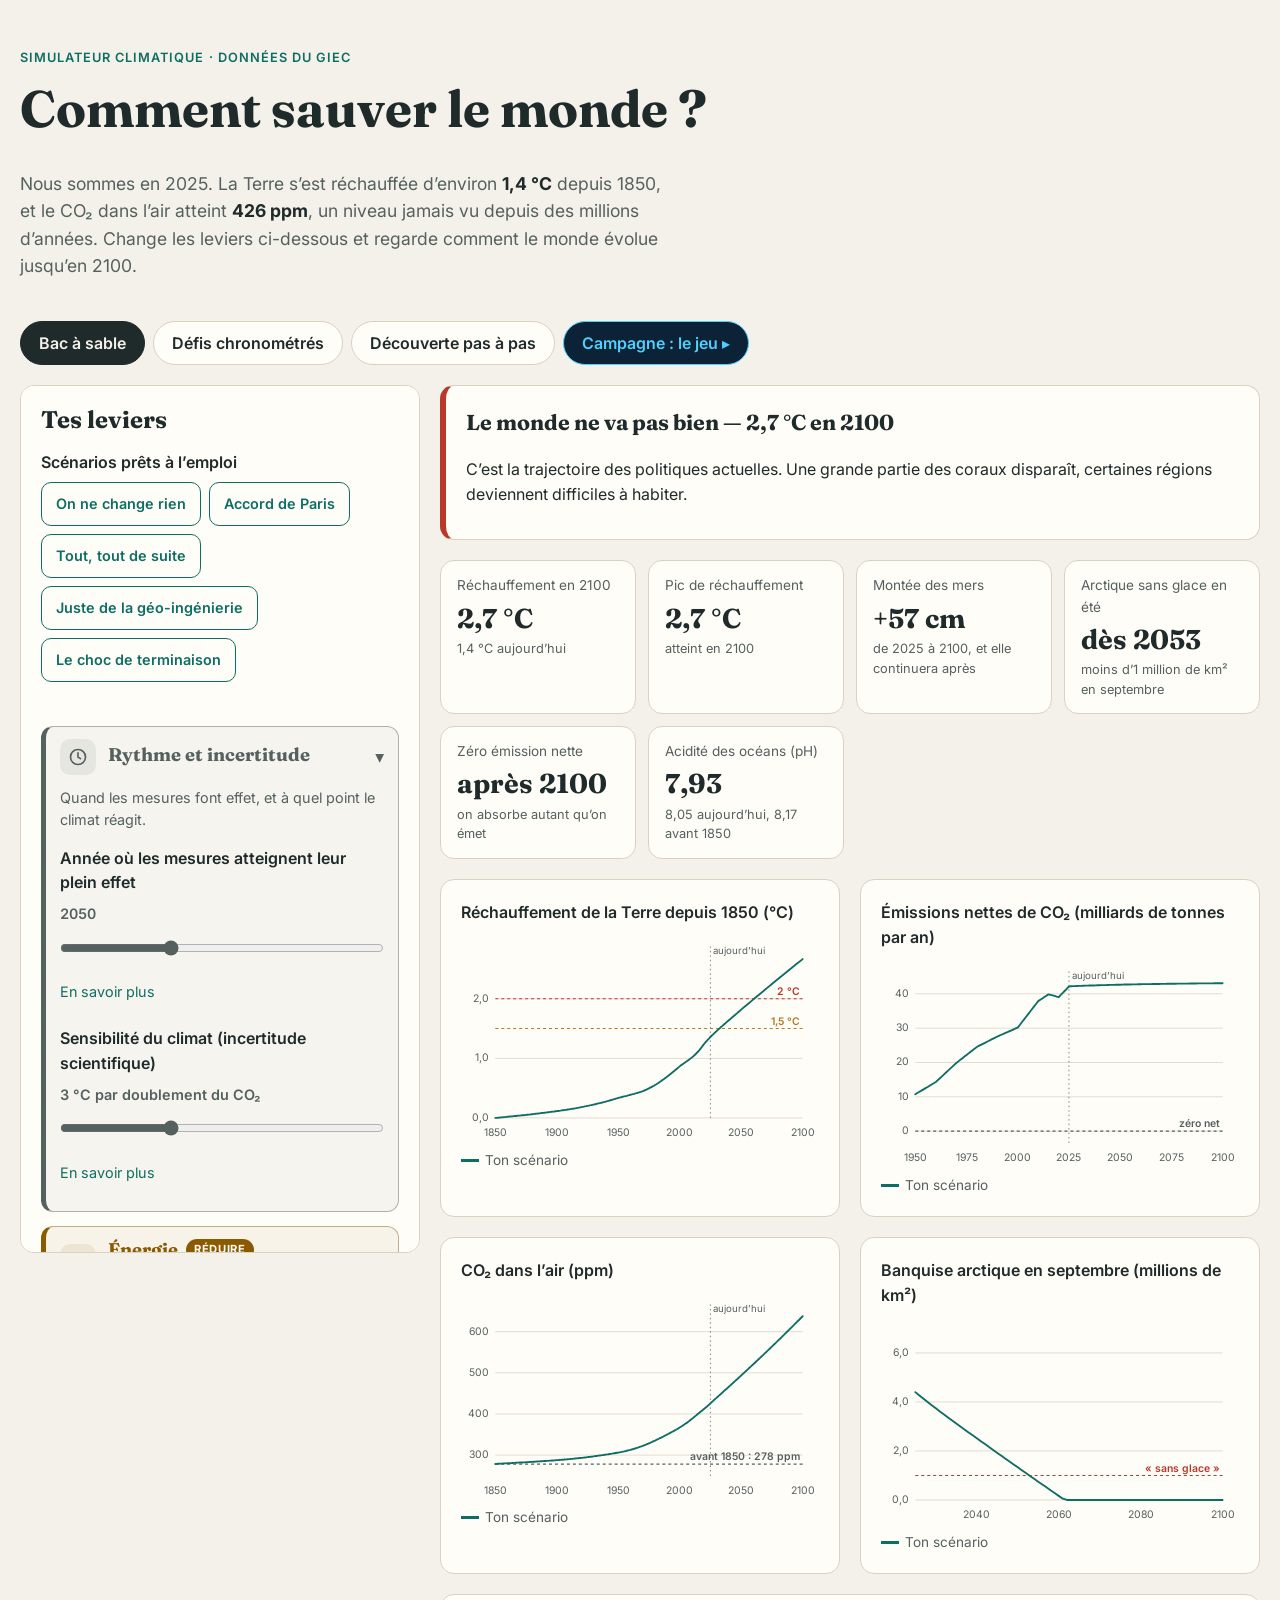
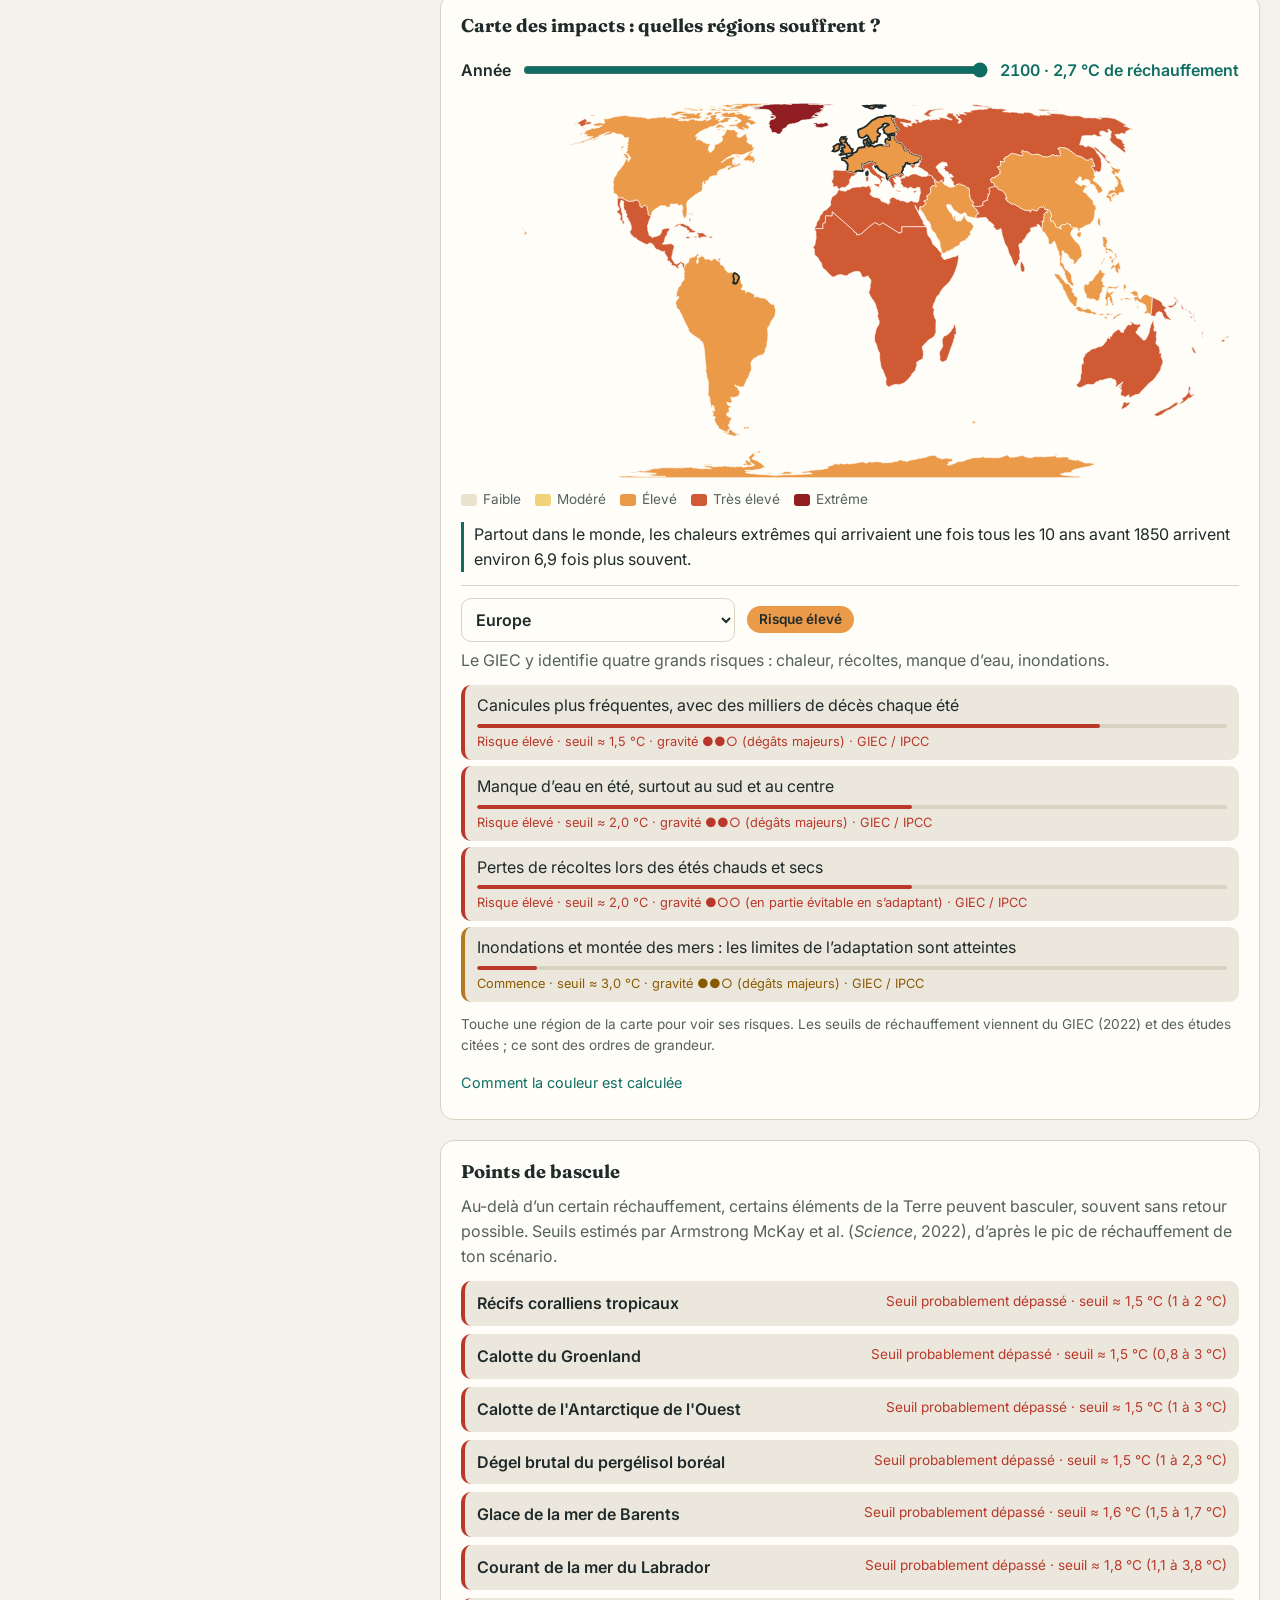
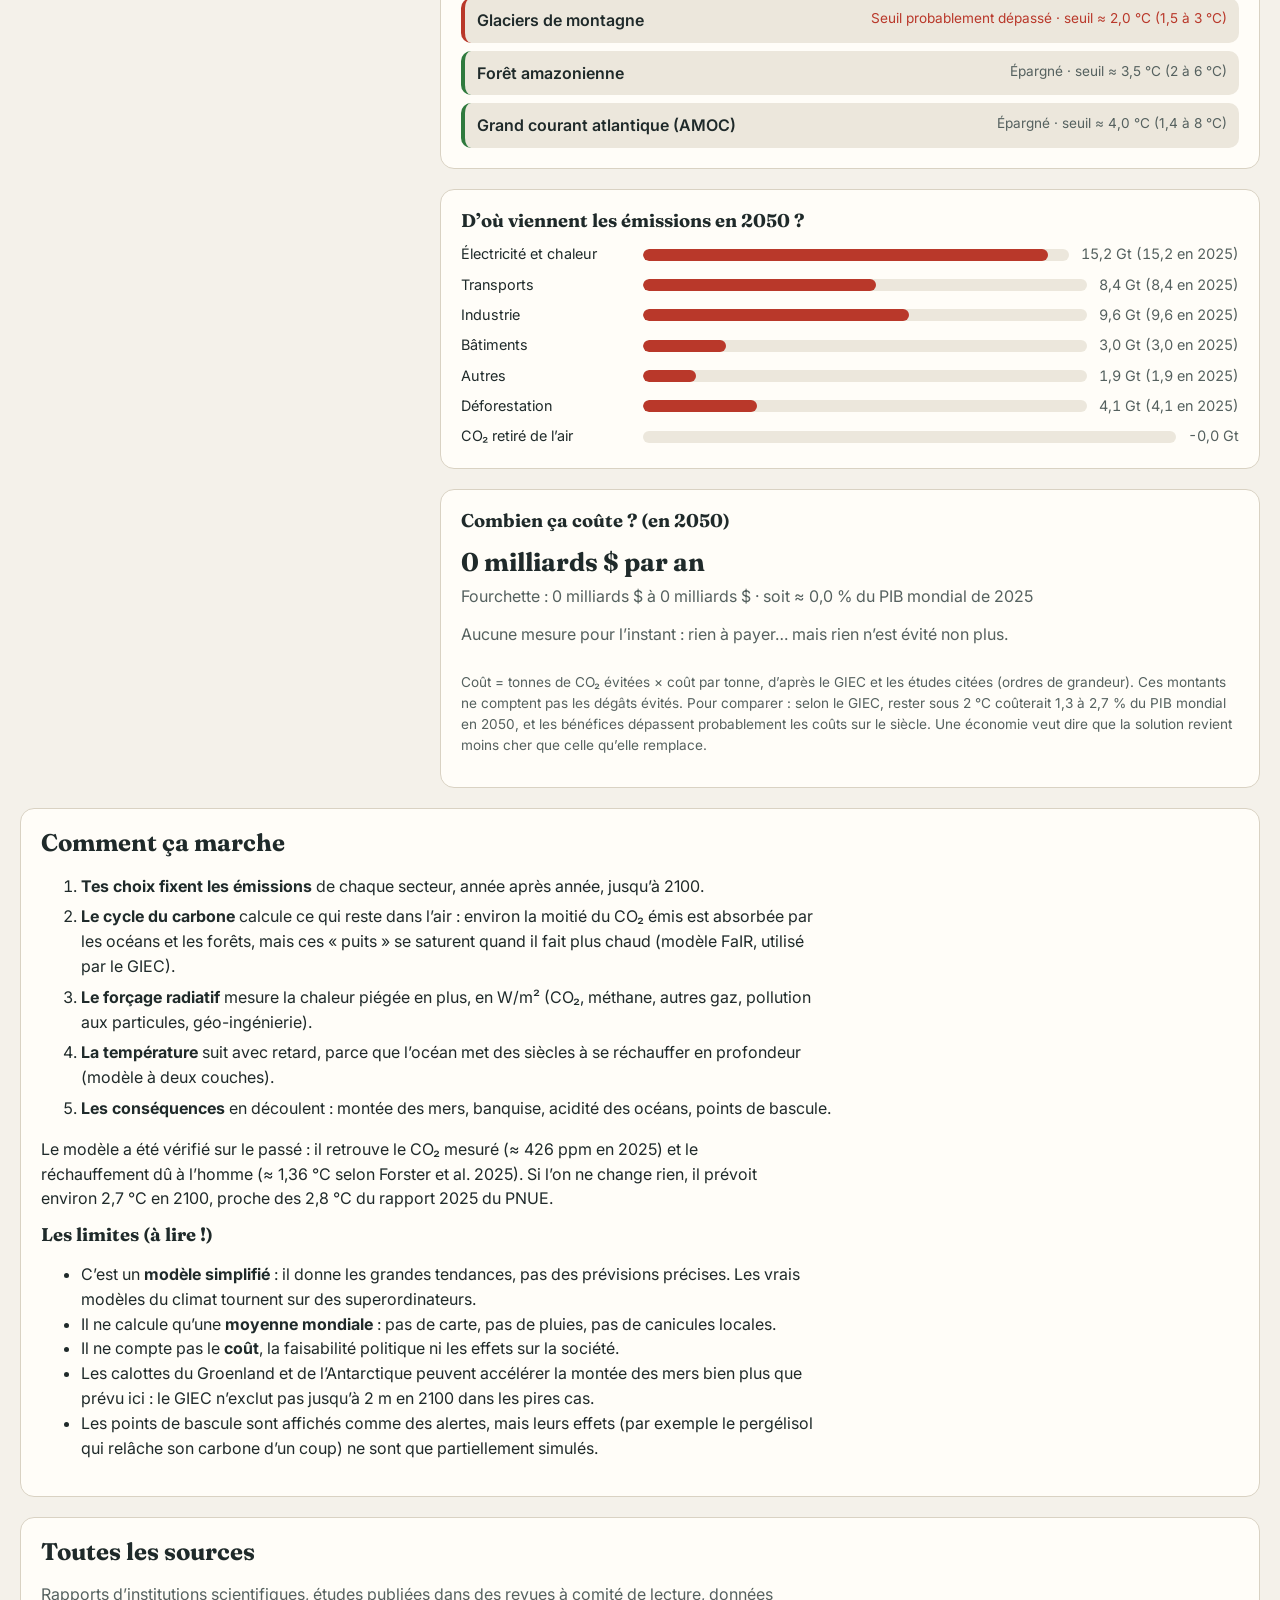
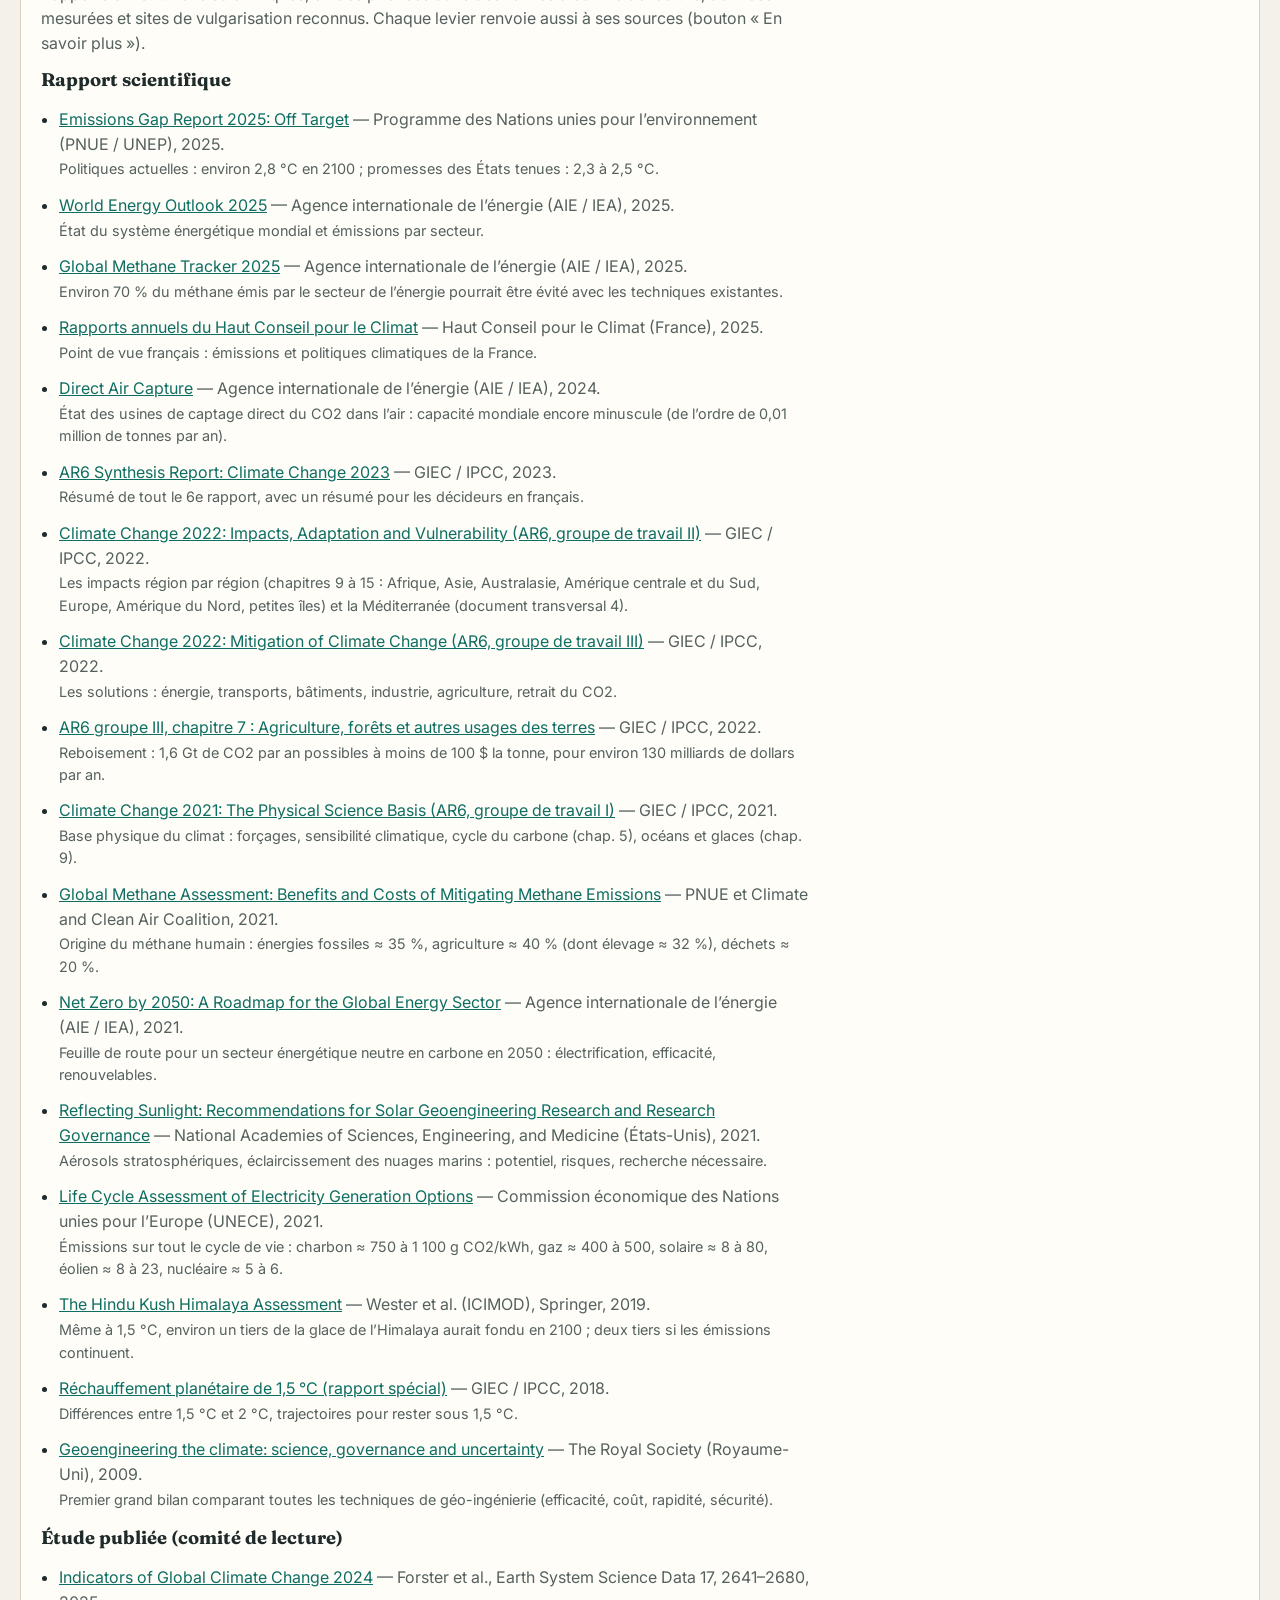
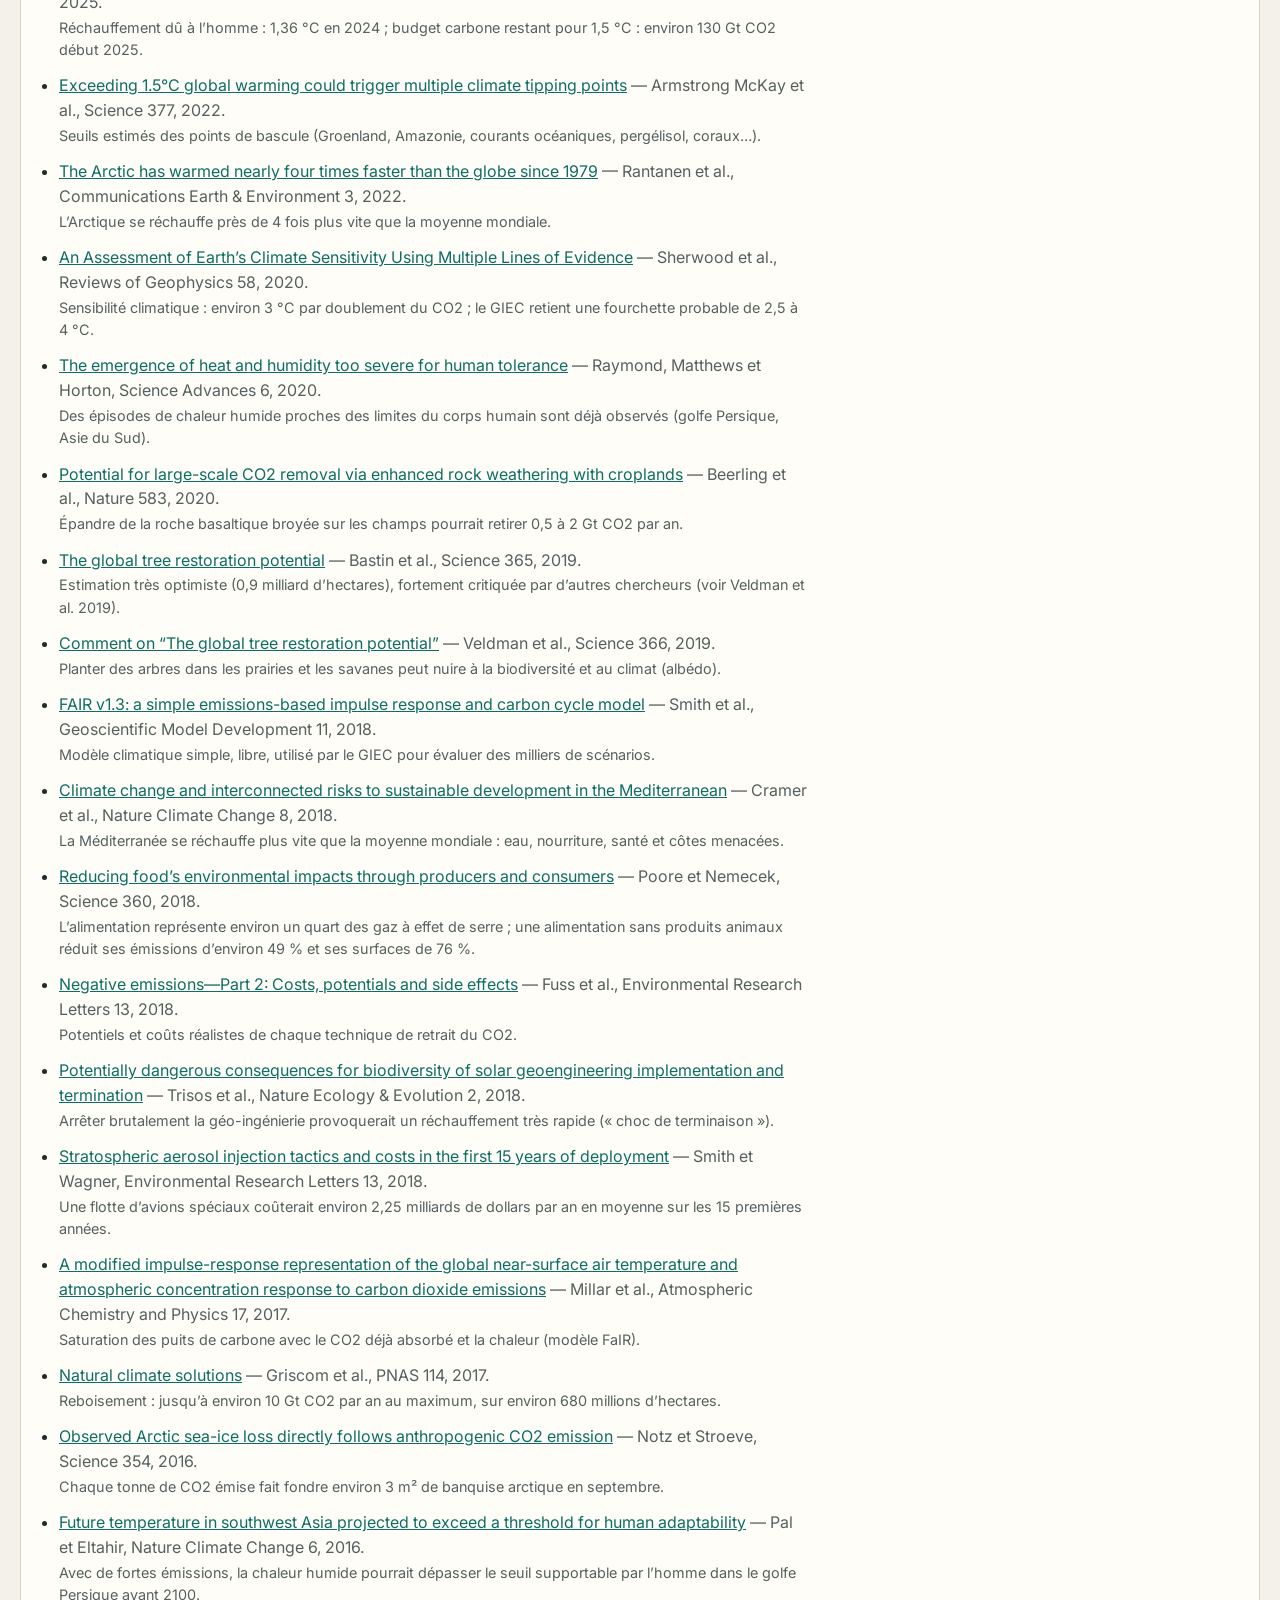
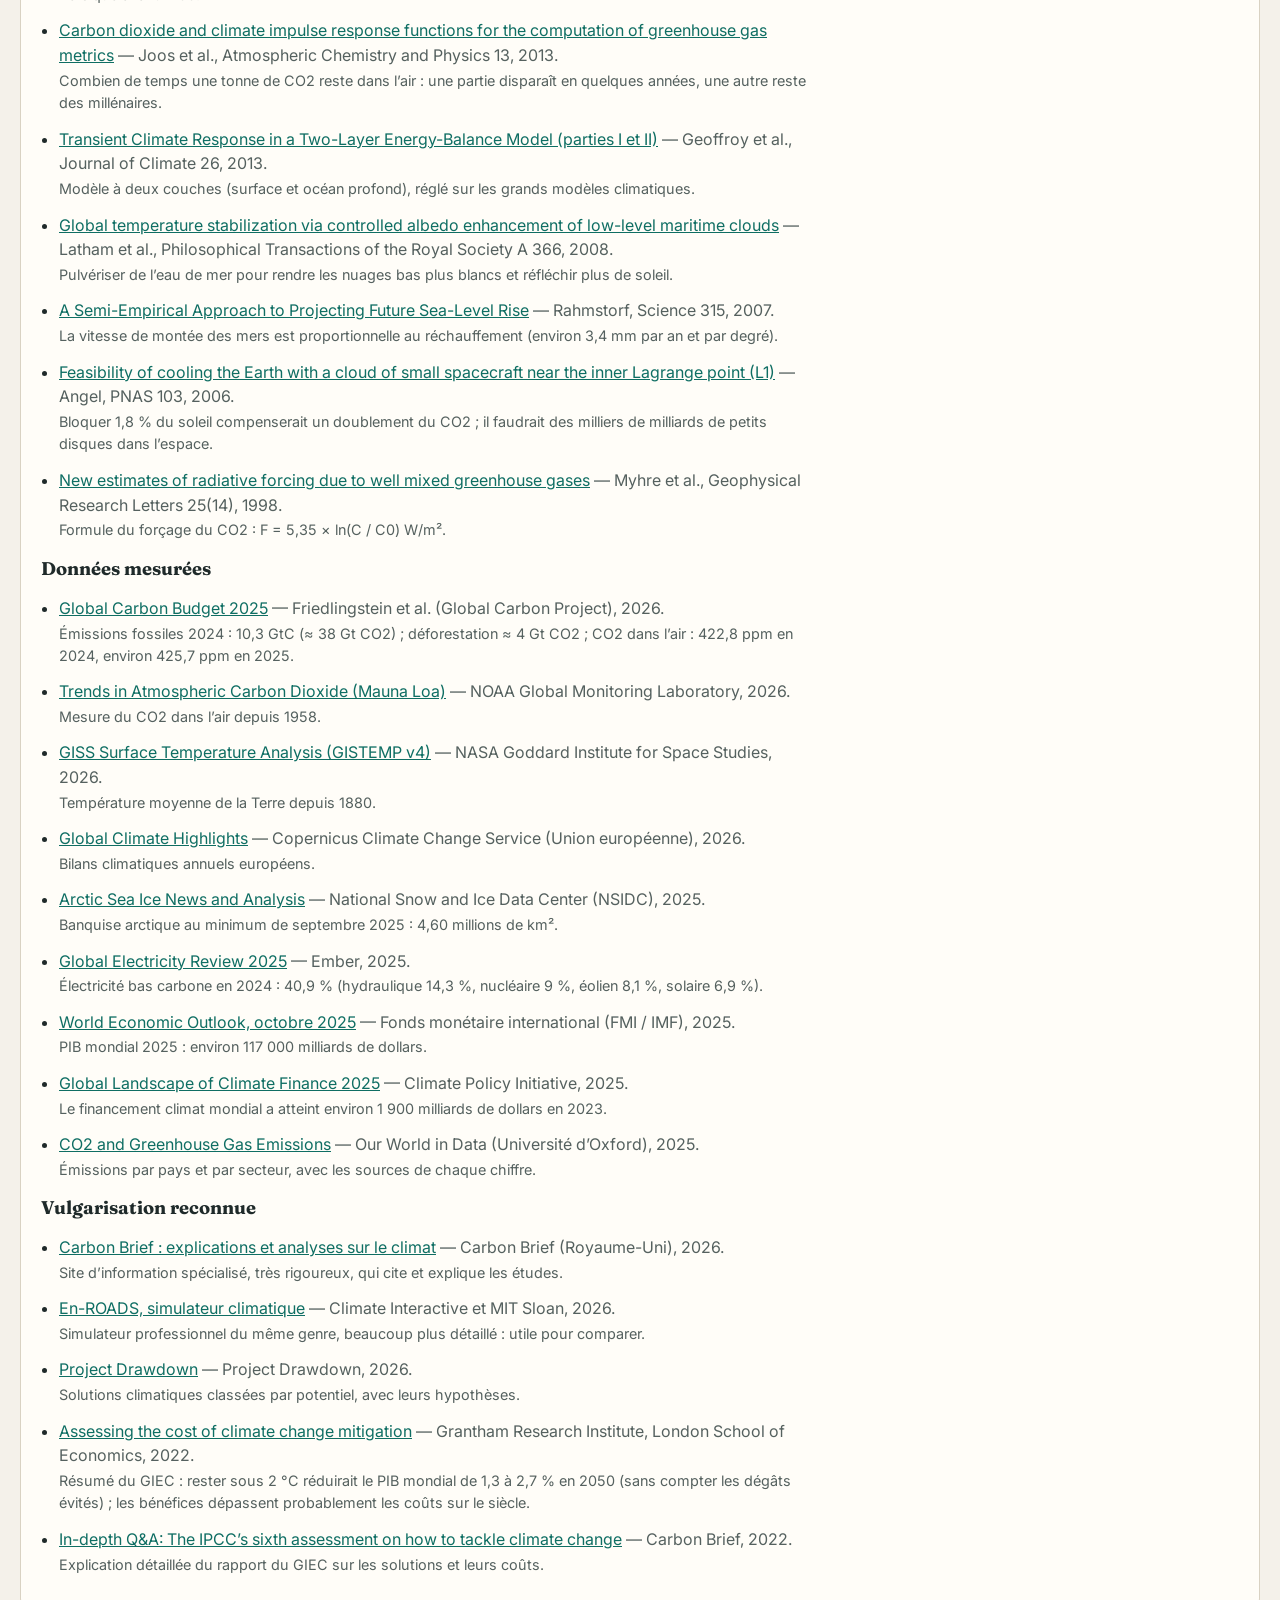
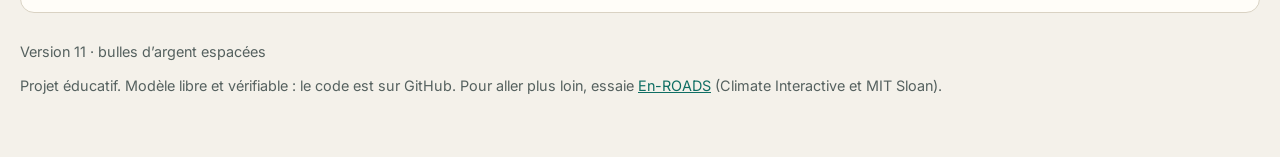
<file: index.html>
<!doctype html>
<html lang="fr">
<head>
  <meta charset="utf-8">
  <meta name="viewport" content="width=device-width, initial-scale=1">
  <title>Sauver le monde</title>
  <meta name="description" content="Un simulateur climatique basé sur les données du GIEC : change les leviers écologiques et regarde comment le monde évolue jusqu'en 2100.">
  <link rel="preconnect" href="https://fonts.googleapis.com">
  <link rel="preconnect" href="https://fonts.gstatic.com" crossorigin>
  <link href="https://fonts.googleapis.com/css2?family=Fraunces:opsz,wght@9..144,500;9..144,700&family=Inter:wght@400;500;600&display=swap" rel="stylesheet">
  <!-- ?v=… : numéro de version, à augmenter à chaque mise en ligne pour que les navigateurs
       rechargent les fichiers au lieu de garder l'ancienne version en mémoire. -->
  <link rel="stylesheet" href="css/style.css?v=11">
</head>
<body>
  <header class="hero">
    <div class="wrap">
      <p class="eyebrow">Simulateur climatique · données du GIEC</p>
      <h1>Comment sauver le monde ?</h1>
      <p class="lede">
        Nous sommes en 2025. La Terre s’est réchauffée d’environ <strong>1,4 °C</strong> depuis 1850, et le CO₂ dans l’air
        atteint <strong>426 ppm</strong>, un niveau jamais vu depuis des millions d’années.
        Change les leviers ci-dessous et regarde comment le monde évolue jusqu’en 2100.
      </p>
    </div>
  </header>

  <!-- Choix du mode : bac à sable (libre) ou défis chronométrés -->
  <nav class="wrap mode-switch" aria-label="Mode de jeu">
    <button type="button" id="mode-sandbox" class="mode-button" aria-pressed="true">Bac à sable</button>
    <button type="button" id="mode-challenge" class="mode-button" aria-pressed="false">Défis chronométrés</button>
    <button type="button" id="mode-tour" class="mode-button" aria-pressed="false">Découverte pas à pas</button>
    <a href="jeu.html" class="mode-button mode-link">Campagne : le jeu ▸</a>
  </nav>

  <section id="challenge-list" class="wrap challenge-list" aria-labelledby="challenge-list-title" hidden>
    <h2 id="challenge-list-title">Choisis un défi</h2>
    <p class="muted">
      Règle les leviers pour atteindre l’objectif avant la fin du chrono, sans dépasser le budget, puis appuie sur
      « Valider mon plan ». Tout pousser au maximum coûte trop cher : choisis les mesures les plus efficaces pour leur prix.
      ★ objectif atteint · ★ plus de la moitié du temps restant · ★ plan très économe.
    </p>
    <ul id="challenge-cards" class="challenge-cards"></ul>
  </section>

  <section id="challenge-bar" class="wrap challenge-bar panel" aria-labelledby="challenge-name" hidden>
    <div class="challenge-bar-head">
      <div>
        <h2 id="challenge-name"></h2>
        <p id="challenge-pitch" class="muted"></p>
      </div>
      <p class="challenge-timer-box">
        <span class="visually-hidden">Temps restant :</span>
        <span id="challenge-timer" class="challenge-timer" role="timer">0:00</span>
      </p>
    </div>
    <ul id="challenge-goals" class="challenge-goals" aria-live="polite"></ul>
    <p id="challenge-levers" class="muted"></p>
    <p id="challenge-feedback" class="challenge-feedback" aria-live="polite"></p>
    <div class="challenge-actions">
      <button type="button" id="challenge-validate" class="button">Valider mon plan</button>
      <button type="button" id="challenge-retry" class="button" hidden>Rejouer</button>
      <button type="button" id="challenge-quit" class="button secondary inline">Abandonner</button>
    </div>
  </section>

  <button type="button" id="challenge-clock" class="challenge-clock" hidden>
    <span class="visually-hidden">Temps restant (revenir au défi) : </span><span id="challenge-clock-time">0:00</span>
  </button>

  <main class="wrap layout">
    <!-- Colonne de gauche : les leviers -->
    <section class="panel levers" aria-labelledby="levers-title">
      <h2 id="levers-title">Tes leviers</h2>

      <div class="presets" role="group" aria-label="Scénarios prêts à l’emploi">
        <p class="presets-title">Scénarios prêts à l’emploi</p>
        <div id="presets" class="preset-list"></div>
        <p id="preset-description" class="preset-description" aria-live="polite"></p>
      </div>

      <div id="global-levers"></div>
      <div id="lever-groups"></div>

      <!-- Déplacé par js/app.js dans la catégorie « Géo-ingénierie solaire » -->
      <div id="geo-stop-box" class="geo-stop">
        <label class="checkbox">
          <input type="checkbox" id="geo-stop">
          <span>Arrêt brutal de la géo-ingénierie en <strong>2070</strong> (guerre, crise, manque d’argent…)</span>
        </label>
      </div>

      <button type="button" id="reset" class="button secondary">Tout remettre à zéro</button>
      <button type="button" id="share" class="button secondary">Copier le lien de ce scénario</button>
      <p id="share-status" class="share-status" aria-live="polite"></p>
    </section>

    <!-- Colonne de droite : les résultats -->
    <section class="results" aria-labelledby="results-title">
      <h2 id="results-title" class="visually-hidden">Résultats</h2>

      <div id="verdict" class="verdict panel" aria-live="polite"></div>

      <div id="stats" class="stats"></div>

      <div class="charts">
        <figure class="panel chart">
          <figcaption>Réchauffement de la Terre depuis 1850 (°C)</figcaption>
          <div id="chart-temperature"></div>
        </figure>
        <figure class="panel chart">
          <figcaption>Émissions nettes de CO₂ (milliards de tonnes par an)</figcaption>
          <div id="chart-emissions"></div>
        </figure>
        <figure class="panel chart">
          <figcaption>CO₂ dans l’air (ppm)</figcaption>
          <div id="chart-co2"></div>
        </figure>
        <figure class="panel chart">
          <figcaption>Banquise arctique en septembre (millions de km²)</figcaption>
          <div id="chart-ice"></div>
        </figure>
      </div>

      <section class="panel" id="impacts" aria-labelledby="impacts-title">
        <h3 id="impacts-title">Carte des impacts : quelles régions souffrent ?</h3>
        <div class="impact-controls">
          <label for="impact-year">Année</label>
          <input type="range" id="impact-year" min="2030" max="2100" step="5" value="2100">
          <output id="impact-year-value" for="impact-year"></output>
        </div>
        <div id="impact-map" class="impact-map-box"></div>
        <ul id="impact-legend" class="impact-legend" aria-label="Légende des niveaux de risque"></ul>
        <p id="impact-heat" class="fact"></p>
        <div class="impact-detail" aria-live="polite">
          <div class="impact-detail-head">
            <label for="impact-region-select" class="visually-hidden">Choisir une région</label>
            <select id="impact-region-select" class="impact-select"></select>
            <span id="impact-region-level" class="risk-badge"></span>
          </div>
          <h4 id="impact-region-name" class="visually-hidden"></h4>
          <p id="impact-region-intro" class="muted"></p>
          <ul id="impact-list" class="impact-list"></ul>
        </div>
        <p class="muted cost-context">
          Touche une région de la carte pour voir ses risques. Les seuils de réchauffement viennent du GIEC (2022)
          et des études citées ; ce sont des ordres de grandeur.
        </p>
        <details class="impact-method">
          <summary>Comment la couleur est calculée</summary>
          <p>
            C’est un choix de présentation, pour rendre la carte lisible : il n’existe pas de « note » officielle des régions.
            Chaque risque monte progressivement, à partir de 0,5 °C avant son seuil jusqu’à son plein effet 1,5 °C après
            (comme les « braises » des figures du GIEC). Il compte selon sa gravité : ●●● vies menacées ou dégâts
            irréversibles, ●●○ dégâts majeurs, ●○○ dégâts en partie évitables en s’adaptant. Enfin, les régions que le GIEC
            désigne comme les plus vulnérables (Afrique, Asie du Sud, Amérique centrale et du Sud, Arctique, petites îles)
            comptent un peu plus (× 1,2 ; × 1,1 pour l’Océanie, qui mêle l’Australie et des petites îles).
          </p>
        </details>
      </section>

      <section class="panel" aria-labelledby="tipping-title">
        <h3 id="tipping-title">Points de bascule</h3>
        <p class="muted">
          Au-delà d’un certain réchauffement, certains éléments de la Terre peuvent basculer, souvent sans retour possible.
          Seuils estimés par Armstrong McKay et al. (<em>Science</em>, 2022), d’après le pic de réchauffement de ton scénario.
        </p>
        <ul id="tipping" class="tipping"></ul>
      </section>

      <section class="panel" aria-labelledby="sectors-title">
        <h3 id="sectors-title">D’où viennent les émissions en 2050 ?</h3>
        <div id="sectors" class="sectors"></div>
      </section>

      <section class="panel" aria-labelledby="costs-title">
        <h3 id="costs-title">Combien ça coûte ? (en 2050)</h3>
        <p class="cost-total" id="cost-total" aria-live="polite"></p>
        <p class="muted" id="cost-range"></p>
        <div id="cost-items" class="sectors"></div>
        <p class="muted cost-context">
          Coût = tonnes de CO₂ évitées × coût par tonne, d’après le GIEC et les études citées (ordres de grandeur).
          Ces montants ne comptent pas les dégâts évités. Pour comparer : selon le GIEC, rester sous 2 °C coûterait
          1,3 à 2,7 % du PIB mondial en 2050, et les bénéfices dépassent probablement les coûts sur le siècle.
          Une économie veut dire que la solution revient moins cher que celle qu’elle remplace.
        </p>
      </section>
    </section>
  </main>

  <section class="wrap panel prose" aria-labelledby="how-title">
    <h2 id="how-title">Comment ça marche</h2>
    <ol class="steps">
      <li><strong>Tes choix fixent les émissions</strong> de chaque secteur, année après année, jusqu’à 2100.</li>
      <li><strong>Le cycle du carbone</strong> calcule ce qui reste dans l’air : environ la moitié du CO₂ émis est absorbée par les océans et les forêts, mais ces « puits » se saturent quand il fait plus chaud (modèle FaIR, utilisé par le GIEC).</li>
      <li><strong>Le forçage radiatif</strong> mesure la chaleur piégée en plus, en W/m² (CO₂, méthane, autres gaz, pollution aux particules, géo-ingénierie).</li>
      <li><strong>La température</strong> suit avec retard, parce que l’océan met des siècles à se réchauffer en profondeur (modèle à deux couches).</li>
      <li><strong>Les conséquences</strong> en découlent : montée des mers, banquise, acidité des océans, points de bascule.</li>
    </ol>
    <p>
      Le modèle a été vérifié sur le passé : il retrouve le CO₂ mesuré (≈ 426 ppm en 2025) et le réchauffement dû à l’homme
      (≈ 1,36 °C selon Forster et al. 2025). Si l’on ne change rien, il prévoit environ 2,7 °C en 2100, proche des 2,8 °C du
      rapport 2025 du PNUE.
    </p>

    <h3>Les limites (à lire !)</h3>
    <ul>
      <li>C’est un <strong>modèle simplifié</strong> : il donne les grandes tendances, pas des prévisions précises. Les vrais modèles du climat tournent sur des superordinateurs.</li>
      <li>Il ne calcule qu’une <strong>moyenne mondiale</strong> : pas de carte, pas de pluies, pas de canicules locales.</li>
      <li>Il ne compte pas le <strong>coût</strong>, la faisabilité politique ni les effets sur la société.</li>
      <li>Les calottes du Groenland et de l’Antarctique peuvent accélérer la montée des mers bien plus que prévu ici : le GIEC n’exclut pas jusqu’à 2 m en 2100 dans les pires cas.</li>
      <li>Les points de bascule sont affichés comme des alertes, mais leurs effets (par exemple le pergélisol qui relâche son carbone d’un coup) ne sont que partiellement simulés.</li>
    </ul>
  </section>

  <section class="wrap panel prose" aria-labelledby="sources-title">
    <h2 id="sources-title">Toutes les sources</h2>
    <p class="muted">
      Rapports d’institutions scientifiques, études publiées dans des revues à comité de lecture, données mesurées
      et sites de vulgarisation reconnus. Chaque levier renvoie aussi à ses sources (bouton « En savoir plus »).
    </p>
    <div id="sources"></div>
  </section>

  <footer class="wrap footer">
    <p class="version">Version 11 · bulles d’argent espacées</p>
    <p>Projet éducatif. Modèle libre et vérifiable : le code est sur GitHub. Pour aller plus loin, essaie <a href="https://www.climateinteractive.org/en-roads/">En-ROADS</a> (Climate Interactive et MIT Sloan).</p>
  </footer>

  <!-- Bandeau du résultat, visible en bas de l'écran sur téléphone -->
  <div class="mini-result" aria-hidden="true">
    <span>En 2100 : <strong id="mini-temperature">–</strong></span>
    <a href="#results-title">Voir les résultats</a>
  </div>

  <!-- Mode découverte : carte d'explication en bas de l'écran -->
  <section id="tour" class="tour" aria-labelledby="tour-title" hidden>
    <div class="tour-progress" id="tour-progress" aria-hidden="true"></div>
    <div class="tour-head">
      <p id="tour-count" class="muted tour-count"></p>
      <button type="button" id="tour-quit" class="tour-quit" aria-label="Quitter la découverte">✕</button>
    </div>
    <p id="tour-group" class="tour-group"></p>
    <h2 id="tour-title" class="tour-title" tabindex="-1"></h2>
    <p id="tour-text"></p>
    <p id="tour-fact" class="fact"></p>
    <p id="tour-effect" class="tour-effect"></p>
    <p id="tour-live" class="muted tour-live" aria-live="polite"></p>
    <div class="challenge-actions">
      <button type="button" id="tour-prev" class="button secondary inline">Précédent</button>
      <button type="button" id="tour-try" class="button secondary inline" aria-pressed="false">Essayer ce levier</button>
      <button type="button" id="tour-next" class="button">Suivant</button>
      <button type="button" id="tour-challenge" class="button" hidden>Essayer un défi</button>
      <button type="button" id="tour-done" class="button secondary inline" hidden>Jouer librement</button>
    </div>
  </section>

  <dialog id="challenge-dialog" class="challenge-dialog" aria-labelledby="dialog-title">
    <h2 id="dialog-title"></h2>
    <p id="dialog-stars" class="dialog-stars"></p>
    <p id="dialog-summary"></p>
    <ul id="dialog-reasons" class="dialog-reasons"></ul>
    <p class="dialog-lesson-title">Ce qu’il faut retenir</p>
    <p id="dialog-lesson" class="fact"></p>
    <div class="challenge-actions">
      <button type="button" id="dialog-retry" class="button">Rejouer</button>
      <button type="button" id="dialog-solution" class="button secondary inline">Voir une solution</button>
      <button type="button" id="dialog-other" class="button secondary inline">Autre défi</button>
    </div>
  </dialog>

  <script src="js/sources.js?v=11"></script>
  <script src="js/levers.js?v=11"></script>
  <script src="js/model.js?v=11"></script>
  <script src="js/costs.js?v=11"></script>
  <script src="js/charts.js?v=11"></script>
  <script src="js/app.js?v=11"></script>
  <script src="js/world-map.js?v=11"></script>
  <script src="js/impacts.js?v=11"></script>
  <script src="js/map.js?v=11"></script>
  <script src="js/challenges.js?v=11"></script>
  <script src="js/challenge-ui.js?v=11"></script>
  <script src="js/tour.js?v=11"></script>
</body>
</html>
</file>
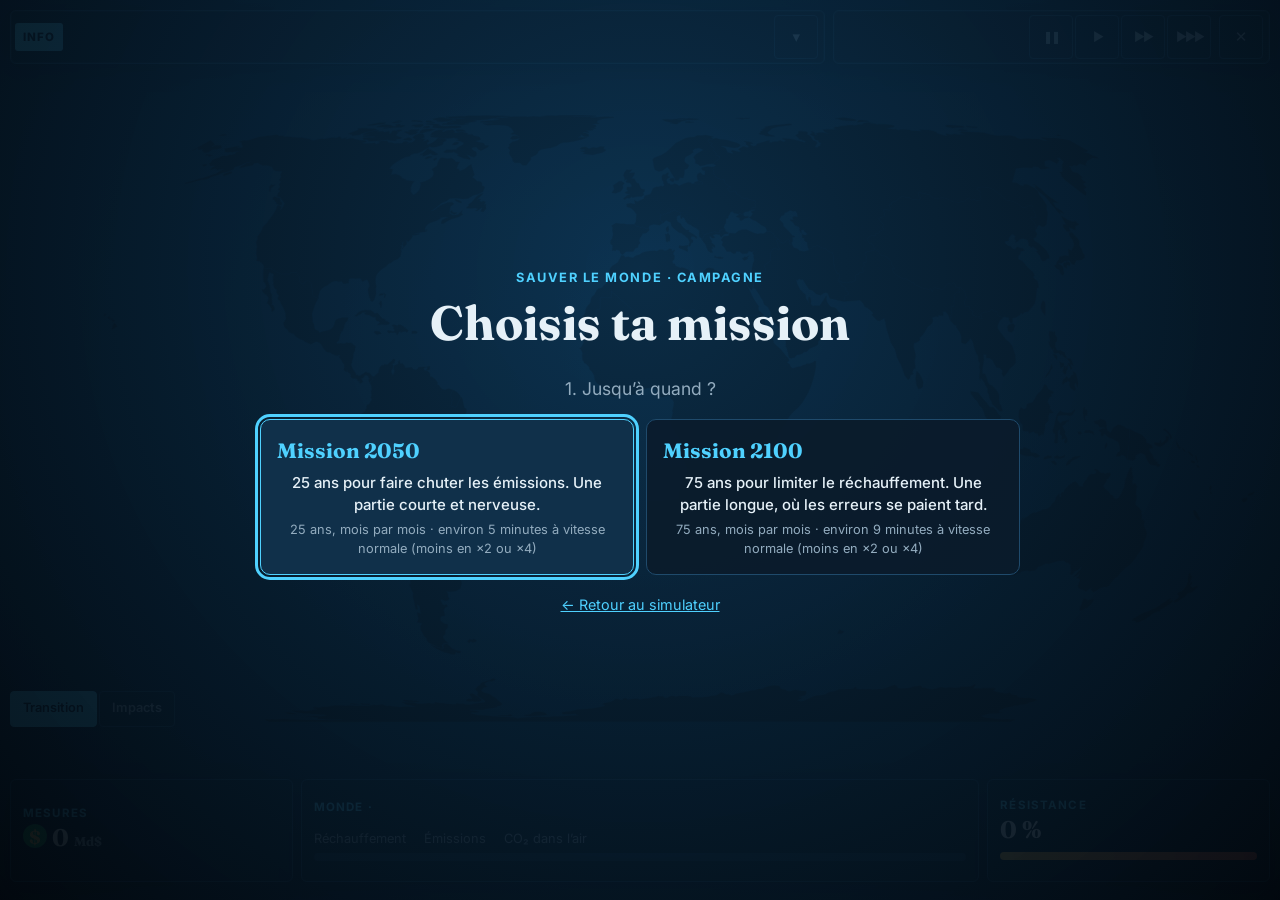
<file: jeu.html>
<!doctype html>
<html lang="fr">
<head>
  <meta charset="utf-8">
  <meta name="viewport" content="width=device-width, initial-scale=1">
  <title>Sauver le monde : Campagne</title>
  <meta name="description" content="Un jeu de stratégie pour sauver le climat : investis dans les bonnes mesures, récolte les fonds des pays et bats la résistance avant 2050 ou 2100.">
  <link rel="preconnect" href="https://fonts.googleapis.com">
  <link rel="preconnect" href="https://fonts.gstatic.com" crossorigin>
  <link href="https://fonts.googleapis.com/css2?family=Fraunces:opsz,wght@9..144,500;9..144,700&family=Inter:wght@400;500;600;700&display=swap" rel="stylesheet">
  <!-- ?v=… : numéro de version, à augmenter à chaque mise en ligne -->
  <link rel="stylesheet" href="css/game.css?v=11">
</head>
<body>
  <!-- ===================== Écran de jeu ===================== -->
  <main id="game" class="game" aria-label="Partie en cours">
    <!-- Bandeau d'actualités (en haut à gauche) -->
    <section class="hud hud-news" aria-label="Actualités">
      <span class="hud-tag">INFO</span>
      <p id="news-headline" class="news-headline" aria-live="polite"></p>
      <button type="button" id="news-toggle" class="hud-icon-button" aria-expanded="false" aria-controls="news-log" aria-label="Voir toutes les actualités">▾</button>
      <ol id="news-log" class="news-log" hidden></ol>
    </section>

    <!-- Date et vitesse (en haut à droite) -->
    <section class="hud hud-time" aria-label="Date et vitesse">
      <p id="date" class="date"></p>
      <div class="speeds" role="group" aria-label="Vitesse du temps">
        <button type="button" class="speed" data-speed="0" aria-label="Pause">❚❚</button>
        <button type="button" class="speed" data-speed="1" aria-label="Vitesse normale">▶</button>
        <button type="button" class="speed" data-speed="2" aria-label="Vitesse ×2">▶▶</button>
        <button type="button" class="speed" data-speed="4" aria-label="Vitesse ×4">▶▶▶</button>
      </div>
      <button type="button" id="quit" class="hud-icon-button" aria-label="Quitter la partie">✕</button>
    </section>

    <!-- La carte -->
    <div class="map-area">
      <div class="map-frame" id="map-frame">
        <div id="game-map" class="game-map"></div>
        <div id="bubbles" class="bubbles" aria-label="Bulles à ramasser"></div>
        <div class="view-switch" role="group" aria-label="Que montre la carte ?">
          <button type="button" class="view-button" data-view="transition" aria-pressed="true">Transition</button>
          <button type="button" class="view-button" data-view="impacts" aria-pressed="false">Impacts</button>
        </div>
      </div>
      <ul id="map-legend" class="map-legend" aria-label="Légende de la carte"></ul>
    </div>

    <!-- Barre du bas -->
    <section class="hud hud-bottom" aria-label="Tableau de bord">
      <button type="button" id="open-measures" class="hud-block hud-funds">
        <span class="hud-label">MESURES</span>
        <span class="hud-value"><span class="coin" aria-hidden="true">$</span> <span id="funds">0</span> <small>Md$</small></span>
        <span id="funds-flow" class="hud-sub"></span>
      </button>

      <div class="hud-block hud-world" aria-live="off">
        <p class="hud-label">MONDE · <span id="goal-label"></span></p>
        <div class="world-stats">
          <p><span class="stat-name">Réchauffement</span> <strong id="stat-temp"></strong> <span id="stat-unmasked" class="stat-sub"></span></p>
          <p><span class="stat-name">Émissions</span> <strong id="stat-emissions"></strong> <span id="stat-emissions-change" class="stat-sub"></span></p>
          <p><span class="stat-name">CO₂ dans l’air</span> <strong id="stat-co2"></strong></p>
        </div>
        <div class="goal-bar" aria-hidden="true"><span id="goal-progress"></span><span id="goal-target"></span></div>
        <p id="forecast" class="hud-sub"></p>
      </div>

      <button type="button" id="open-world" class="hud-block hud-resistance">
        <span class="hud-label">RÉSISTANCE</span>
        <span class="hud-value"><span id="resistance">0</span> %</span>
        <span class="resistance-bar" aria-hidden="true"><span id="resistance-fill"></span></span>
        <span id="resistance-trend" class="hud-sub"></span>
      </button>
    </section>

    <!-- Petit texte « +320 Md$ » qui s'envole quand on ramasse une bulle -->
    <div id="floaters" class="floaters" aria-live="polite"></div>
  </main>

  <!-- ===================== Panneau des mesures ===================== -->
  <section id="measures" class="overlay" role="dialog" aria-modal="true" aria-labelledby="measures-title" hidden>
    <div class="panel">
      <header class="panel-head">
        <h2 id="measures-title">Mesures</h2>
        <p class="panel-funds">Fonds : <strong id="measures-funds"></strong> · entretien <span id="measures-upkeep"></span> · revenus <span id="measures-income"></span></p>
        <button type="button" class="close" data-close aria-label="Fermer">✕</button>
      </header>
      <div class="tabs" role="tablist" id="measure-tabs"></div>
      <div id="measure-list" class="measure-list" role="tabpanel"></div>
      <p class="panel-note">
        Chaque niveau a un prix de lancement, puis un coût d’entretien chaque année (estimé d’après le GIEC).
        Les mesures se déploient en plusieurs années, plus lentement si la résistance est forte.
        Le jeu est en pause tant que ce panneau est ouvert.
      </p>
    </div>
  </section>

  <!-- ===================== Panneau du monde ===================== -->
  <section id="world" class="overlay" role="dialog" aria-modal="true" aria-labelledby="world-title" hidden>
    <div class="panel">
      <header class="panel-head">
        <h2 id="world-title">État du monde</h2>
        <button type="button" class="close" data-close aria-label="Fermer">✕</button>
      </header>
      <div class="world-grid">
        <figure class="chart-box">
          <figcaption>Réchauffement (°C)</figcaption>
          <div id="world-chart-temp"></div>
        </figure>
        <figure class="chart-box">
          <figcaption>Émissions nettes de CO₂ (Gt par an)</figcaption>
          <div id="world-chart-emissions"></div>
        </figure>
        <div class="world-box">
          <h3>La résistance</h3>
          <p id="resistance-explain"></p>
          <ul id="resistance-factors" class="factor-list"></ul>
        </div>
        <div class="world-box">
          <h3>Les régions</h3>
          <ul id="region-list" class="region-list"></ul>
        </div>
      </div>
    </div>
  </section>

  <!-- ===================== Écrans de départ ===================== -->
  <section id="setup" class="overlay setup" aria-labelledby="setup-title">
    <div class="setup-box">
      <p class="setup-kicker">Sauver le monde · Campagne</p>
      <h1 id="setup-title">Choisis ta mission</h1>

      <div id="setup-period" class="setup-step">
        <p class="setup-question">1. Jusqu’à quand ?</p>
        <div id="period-cards" class="cards"></div>
      </div>

      <div id="setup-difficulty" class="setup-step" hidden>
        <p class="setup-question">2. Quel objectif ?</p>
        <div id="difficulty-cards" class="cards"></div>
        <button type="button" id="setup-back" class="link-button">← Changer de période</button>
      </div>

      <div id="setup-briefing" class="setup-step" hidden>
        <p class="setup-question">3. Ta mission</p>
        <div id="briefing" class="briefing"></div>
        <div class="setup-actions">
          <button type="button" id="setup-back2" class="link-button">← Changer d’objectif</button>
          <button type="button" id="start" class="button-primary">Lancer la partie</button>
        </div>
      </div>

      <p class="setup-footer"><a href="index.html">← Retour au simulateur</a></p>
    </div>
  </section>

  <!-- ===================== Fin de partie ===================== -->
  <section id="end" class="overlay" role="dialog" aria-modal="true" aria-labelledby="end-title" hidden>
    <div class="panel end-panel">
      <h2 id="end-title"></h2>
      <p id="end-stars" class="end-stars"></p>
      <p id="end-message"></p>
      <ul id="end-details" class="end-details"></ul>
      <figure class="chart-box">
        <figcaption>Ton parcours : réchauffement (°C)</figcaption>
        <div id="end-chart"></div>
      </figure>
      <div class="setup-actions">
        <button type="button" id="replay" class="button-primary">Rejouer cette mission</button>
        <button type="button" id="new-mission" class="button-secondary">Autre mission</button>
        <a class="button-secondary" href="index.html">Retour au simulateur</a>
      </div>
    </div>
  </section>

  <script src="js/sources.js?v=11"></script>
  <script src="js/levers.js?v=11"></script>
  <script src="js/model.js?v=11"></script>
  <script src="js/costs.js?v=11"></script>
  <script src="js/charts.js?v=11"></script>
  <script src="js/world-map.js?v=11"></script>
  <script src="js/impacts.js?v=11"></script>
  <script src="js/game-data.js?v=11"></script>
  <script src="js/game-engine.js?v=11"></script>
  <script src="js/game-ui.js?v=11"></script>
</body>
</html>
</file>
<file: css/style.css>
/* Couleurs : thème clair par défaut, thème sombre automatique. */
:root {
  --bg: #f4f1ea;
  --surface: #fffdf8;
  --surface-2: #ece7dc;
  --ink: #1f2a2a;
  --ink-2: #55615f;
  --line: #d9d2c3;
  --accent: #0f6e63;
  --accent-ink: #ffffff;
  --warn: #b7791f;
  --danger: #b9382a;
  --good: #2f7a3e;
  --chart-scenario: #0f6e63;
  --chart-baseline: #b9382a;
  --badge-realiste: #2f7a3e;
  --badge-ambitieux: #8a5a00;
  --badge-extravagant: #8b3aa8;
  --radius: 14px;
  /* Niveaux de risque de la carte, du plus faible au plus fort */
  --risk-0: #e8e2cf;
  --risk-1: #f2d27a;
  --risk-2: #eb9a4a;
  --risk-3: #cf5a33;
  --risk-4: #8f1d21;
  --risk-ink: #1f2a2a;
  --risk-ink-strong: #ffffff; /* texte sur les niveaux 3 et 4 */
  /* Couleurs des catégories de leviers */
  --group-rhythm: #55615f;
  --group-energy: #8a5a00;
  --group-land: #2f6b37;
  --group-removal: #1d5f91;
  --group-geo: #7a2f96;
  color-scheme: light;
}

@media (prefers-color-scheme: dark) {
  :root {
    --bg: #121817;
    --surface: #1b2322;
    --surface-2: #24302e;
    --ink: #e8ece9;
    --ink-2: #a3b0ad;
    --line: #33413f;
    --accent: #4fc2b0;
    --accent-ink: #0b1514;
    --warn: #e6b450;
    --danger: #f07a6a;
    --good: #7fcf8c;
    --chart-scenario: #4fc2b0;
    --chart-baseline: #f07a6a;
    --badge-realiste: #7fcf8c;
    --badge-ambitieux: #e6b450;
    --badge-extravagant: #d29bf0;
    --risk-0: #33413f;
    --risk-1: #8a7a3a;
    --risk-2: #b56a2e;
    --risk-3: #c8472b;
    --risk-4: #f0857a;
    --risk-ink: #0b1514;
    --risk-ink-strong: #0b1514;
    --group-rhythm: #a3b0ad;
    --group-energy: #f0b14a;
    --group-land: #7fcf8c;
    --group-removal: #7cb8e6;
    --group-geo: #d29bf0;
    color-scheme: dark;
  }
}

* { box-sizing: border-box; }

body {
  margin: 0;
  background: var(--bg);
  color: var(--ink);
  font: 16px/1.55 Inter, system-ui, -apple-system, 'Segoe UI', sans-serif;
}

h1, h2, h3 { font-family: Fraunces, Georgia, serif; line-height: 1.2; margin: 0 0 0.6em; }
h1 { font-size: clamp(2rem, 5vw, 3.2rem); }
h2 { font-size: 1.5rem; }
h3 { font-size: 1.15rem; }
p { margin: 0 0 0.8em; }
a { color: var(--accent); }
a:focus-visible, button:focus-visible, input:focus-visible, summary:focus-visible {
  outline: 3px solid var(--accent);
  outline-offset: 2px;
}

.wrap { width: min(1240px, 100% - 32px); margin-inline: auto; }
.muted { color: var(--ink-2); }
.visually-hidden {
  position: absolute; width: 1px; height: 1px; overflow: hidden;
  clip: rect(0 0 0 0); white-space: nowrap;
}

.panel {
  background: var(--surface);
  border: 1px solid var(--line);
  border-radius: var(--radius);
  padding: 20px;
}

/* En-tête */
.hero { padding: 48px 0 28px; }
.eyebrow {
  text-transform: uppercase; letter-spacing: 0.08em; font-size: 0.8rem;
  font-weight: 600; color: var(--accent);
}
.lede { max-width: 60ch; font-size: 1.1rem; color: var(--ink-2); }
.lede strong { color: var(--ink); }

/* Mise en page en deux colonnes */
.layout {
  display: grid;
  grid-template-columns: minmax(300px, 400px) 1fr;
  gap: 20px;
  align-items: start;
}
@media (max-width: 900px) {
  .layout { grid-template-columns: 1fr; }
}

.results { display: grid; gap: 20px; min-width: 0; }

/* Leviers */
.levers { position: sticky; top: 16px; max-height: calc(100vh - 32px); overflow-y: auto; }
@media (max-width: 900px) {
  .levers { position: static; max-height: none; }
}
.lever-group {
  --group: var(--accent);
  margin-top: 14px; padding: 0 14px 4px; border-radius: 12px;
  border: 1px solid color-mix(in srgb, var(--group) 30%, var(--line));
  border-left: 5px solid var(--group);
  background: color-mix(in srgb, var(--group) 6%, var(--surface));
}
.group-rhythm { --group: var(--group-rhythm); }
.group-energy { --group: var(--group-energy); }
.group-land { --group: var(--group-land); }
.group-removal { --group: var(--group-removal); }
/* La géo-ingénierie est à part : bordure en pointillés pour signaler son côté extravagant */
.group-geo { --group: var(--group-geo); border-style: dashed; border-left-style: solid; }
.group-head {
  display: flex; gap: 12px; align-items: center; cursor: pointer; list-style: none;
  padding: 12px 0; min-height: 44px;
}
.group-head::-webkit-details-marker { display: none; }
.group-head::after {
  content: '▾'; margin-left: auto; color: var(--group); font-size: 1.1rem; transition: transform 0.2s;
}
.lever-group:not([open]) .group-head::after { transform: rotate(-90deg); }
.lever-group:not([open]) { padding-bottom: 0; }
.group-icon {
  flex: none; width: 36px; height: 36px; border-radius: 10px; display: grid; place-items: center;
  color: var(--group); background: color-mix(in srgb, var(--group) 15%, var(--surface));
}
.group-icon svg { width: 20px; height: 20px; }
.group-titles { display: flex; flex-wrap: wrap; align-items: center; gap: 4px 8px; }
.group-titles h3 { margin: 0; color: var(--group); }
.group-role {
  font-size: 0.7rem; font-weight: 700; text-transform: uppercase; letter-spacing: 0.06em;
  padding: 2px 8px; border-radius: 99px; color: var(--surface); background: var(--group);
}
.group-status { flex-basis: 100%; font-size: 0.8rem; color: var(--ink-2); }
.group-status.on { color: var(--group); font-weight: 600; }
.group-intro { font-size: 0.9rem; color: var(--ink-2); margin-bottom: 14px; }
.lever-group input[type='range'] { accent-color: var(--group); }
.lever-group .lever-value { color: var(--group); }
.lever-group summary:focus-visible { outline-offset: 0; border-radius: 8px; }
.geo-stop { margin-bottom: 12px; }
.lever { margin-bottom: 18px; }
.lever-head { display: flex; justify-content: space-between; gap: 8px; align-items: baseline; flex-wrap: wrap; }
.lever-head label { font-weight: 600; }
.lever-value { font-variant-numeric: tabular-nums; color: var(--accent); font-weight: 600; font-size: 0.9rem; }
input[type='range'] { width: 100%; accent-color: var(--accent); min-height: 44px; margin: 0; }
/* « En savoir plus » sous chaque levier (pas les catégories, qui sont aussi des <details>) */
.lever details { font-size: 0.9rem; color: var(--ink-2); }
.lever summary, .impact-method summary { cursor: pointer; color: var(--accent); min-height: 32px; display: flex; align-items: center; }
.fact { border-left: 3px solid var(--accent); padding-left: 10px; color: var(--ink); }

.badge {
  display: inline-block; margin-left: 8px; padding: 1px 8px; border-radius: 99px;
  font-size: 0.7rem; font-weight: 600; vertical-align: middle;
  border: 1px solid currentColor;
}
.badge-realiste { color: var(--badge-realiste); }
.badge-ambitieux { color: var(--badge-ambitieux); }
.badge-extravagant { color: var(--badge-extravagant); }

.checkbox { display: flex; gap: 10px; align-items: flex-start; cursor: pointer; min-height: 44px; }
.checkbox input { width: 20px; height: 20px; margin-top: 2px; accent-color: var(--danger); }

/* Boutons */
.button {
  font: inherit; font-weight: 600; cursor: pointer;
  min-height: 44px; padding: 8px 14px; border-radius: 10px;
  border: 1px solid var(--accent); background: var(--accent); color: var(--accent-ink);
}
.button.secondary { background: transparent; color: var(--accent); width: 100%; margin-top: 10px; }
.presets-title { font-weight: 600; margin-bottom: 8px; }
.preset-list { display: flex; flex-wrap: wrap; gap: 8px; }
.preset { background: transparent; color: var(--accent); font-size: 0.9rem; }
.preset[aria-pressed='true'] { background: var(--accent); color: var(--accent-ink); }
.preset-description { font-size: 0.9rem; color: var(--ink-2); margin-top: 8px; min-height: 1.5em; }
.share-status { font-size: 0.9rem; color: var(--good); min-height: 1.5em; margin-top: 6px; }

/* Verdict */
.verdict { border-left-width: 6px; }
.verdict-title { font-family: Fraunces, Georgia, serif; font-size: 1.35rem; font-weight: 700; }
.verdict-great, .verdict-good { border-left-color: var(--good); }
.verdict-medium { border-left-color: var(--warn); }
.verdict-bad, .verdict-terrible { border-left-color: var(--danger); }
.warning { color: var(--danger); font-weight: 500; }

/* Chiffres clés */
.stats { display: grid; grid-template-columns: repeat(auto-fit, minmax(170px, 1fr)); gap: 12px; }
.stat { padding: 14px 16px; }
.stat p { margin: 0; }
.stat-label { font-size: 0.85rem; color: var(--ink-2); }
.stat-value { font-family: Fraunces, Georgia, serif; font-size: 1.7rem; font-weight: 700; font-variant-numeric: tabular-nums; }
.stat-hint { font-size: 0.8rem; color: var(--ink-2); }

/* Graphiques */
.charts { display: grid; grid-template-columns: repeat(auto-fit, minmax(320px, 1fr)); gap: 20px; }
.chart { margin: 0; min-width: 0; }
.chart figcaption { font-weight: 600; margin-bottom: 8px; }
.chart-svg { width: 100%; height: auto; display: block; }
.chart-grid { stroke: var(--line); stroke-width: 1; }
.chart-tick { fill: var(--ink-2); font-size: 14px; font-family: Inter, system-ui, sans-serif; }
.chart-marker { stroke: var(--ink-2); stroke-dasharray: 2 4; }
.chart-marker-label { fill: var(--ink-2); font-size: 13px; font-family: Inter, system-ui, sans-serif; }
.chart-ref { stroke: var(--ink-2); stroke-dasharray: 4 4; stroke-width: 1.5; }
.chart-ref-label { fill: var(--ink-2); font-size: 14px; font-weight: 600; font-family: Inter, system-ui, sans-serif; }
.chart-legend { list-style: none; padding: 0; margin: 8px 0 0; display: flex; gap: 16px; font-size: 0.85rem; color: var(--ink-2); flex-wrap: wrap; }
.chart-legend li { display: flex; align-items: center; gap: 6px; }
.chart-swatch { width: 18px; height: 0; border-top: 3px solid var(--swatch); }
.chart-swatch.dashed { border-top-style: dashed; }

/* Points de bascule */
.tipping { list-style: none; padding: 0; margin: 0; display: grid; gap: 8px; }
.tipping li {
  display: flex; justify-content: space-between; gap: 12px; flex-wrap: wrap;
  padding: 10px 12px; border-radius: 10px; background: var(--surface-2);
  border-left: 4px solid var(--good);
}
.tipping li.crossed { border-left-color: var(--danger); }
.tp-name { font-weight: 600; }
.tp-info { font-size: 0.85rem; color: var(--ink-2); }
.tipping li.crossed .tp-info { color: var(--danger); }

/* Émissions par secteur */
.sectors { display: grid; gap: 8px; }
.sector { display: grid; grid-template-columns: 170px 1fr auto; gap: 12px; align-items: center; font-size: 0.9rem; }
.sector-bar { height: 12px; border-radius: 6px; background: var(--surface-2); position: relative; overflow: hidden; }
.sector-bar::after {
  content: ''; position: absolute; inset: 0 auto 0 0; width: var(--size);
  background: var(--danger); border-radius: 6px;
}
.sector-bar.negative::after { background: var(--good); }
.sector-bar.cost::after { background: var(--warn); }
.sector-bar.cost.negative::after { background: var(--good); }
.lever-cost { font-size: 0.85rem; color: var(--badge-ambitieux); margin: 2px 0 0; min-height: 0; }
.lever-cost:empty { display: none; }
.lever-cost.saving { color: var(--good); }
.cost-title { font-weight: 600; color: var(--ink); margin-top: 12px; margin-bottom: 4px; }
.cost-total { font-family: Fraunces, Georgia, serif; font-size: 1.6rem; font-weight: 700; margin-bottom: 2px; }
.cost-context { font-size: 0.85rem; margin-top: 12px; }
.sector-value { font-variant-numeric: tabular-nums; color: var(--ink-2); }
@media (max-width: 560px) {
  .sector { grid-template-columns: 1fr; gap: 4px; }
}

/* Textes longs */
.prose { margin-top: 20px; }
.prose > p, .prose li { max-width: 75ch; }
.steps li { margin-bottom: 6px; }
.source-list { padding-left: 18px; }
.source-list li { margin-bottom: 12px; }
.source-note { font-size: 0.9rem; color: var(--ink-2); margin: 2px 0 0; }
.source-links { padding-left: 18px; font-size: 0.85rem; }

.mini-result {
  display: none;
  position: fixed; left: 0; right: 0; bottom: 0; z-index: 10;
  padding: 10px 16px; background: var(--surface); border-top: 1px solid var(--line);
  box-shadow: 0 -4px 16px rgb(0 0 0 / 0.08);
  justify-content: space-between; align-items: center; gap: 12px; font-size: 0.95rem;
}
.mini-result strong { font-family: Fraunces, Georgia, serif; font-size: 1.3rem; }
.mini-result a { white-space: nowrap; min-height: 44px; display: inline-flex; align-items: center; }
@media (max-width: 900px) {
  .mini-result { display: flex; }
  body { padding-bottom: 72px; }
}

/* Mode défi */
.mode-switch { display: flex; gap: 8px; margin-bottom: 20px; flex-wrap: wrap; }
.mode-button {
  font: inherit; font-weight: 600; cursor: pointer; min-height: 44px; padding: 8px 18px;
  border-radius: 99px; border: 1px solid var(--line); background: var(--surface); color: var(--ink);
}
.mode-button[aria-pressed='true'] { background: var(--ink); color: var(--bg); border-color: var(--ink); }
/* Lien vers le jeu « Campagne » (jeu.html), mis en avant */
.mode-link {
  display: inline-flex; align-items: center; text-decoration: none;
  background: #0c2236; color: #4fd1ff; border-color: #4fd1ff;
}
.mode-link:hover { background: #10304a; }

.challenge-list { margin-bottom: 20px; }
.challenge-cards {
  list-style: none; padding: 0; margin: 0;
  display: grid; grid-template-columns: repeat(auto-fit, minmax(240px, 1fr)); gap: 12px;
}
.challenge-card { display: flex; flex-direction: column; }
.challenge-card .button { margin-top: auto; }
.challenge-card-head { display: flex; justify-content: space-between; align-items: center; margin-bottom: 8px; }
.level { font-size: 0.75rem; font-weight: 600; padding: 2px 10px; border-radius: 99px; border: 1px solid currentColor; }
.level-1 { color: var(--good); }
.level-2 { color: var(--warn); }
.level-3 { color: var(--danger); }
.stars { color: var(--warn); letter-spacing: 2px; }

.challenge-bar { margin-bottom: 20px; border-width: 2px; border-color: var(--accent); }

/* Pastille du chrono, visible seulement quand le bandeau du défi est sorti de l'écran */
.challenge-clock {
  position: fixed; top: 12px; right: 16px; z-index: 20;
  padding: 6px 16px; border-radius: 99px; border: 2px solid var(--accent);
  background: var(--surface); box-shadow: 0 4px 14px rgb(0 0 0 / 0.15);
  font-family: Fraunces, Georgia, serif; font-size: 1.4rem; font-weight: 700;
  font-variant-numeric: tabular-nums; color: var(--accent); cursor: pointer;
  min-height: 44px; display: flex; align-items: center;
}
.challenge-clock[hidden] { display: none; }
.challenge-clock.urgent { color: var(--danger); border-color: var(--danger); }
.challenge-bar h2 { margin-bottom: 4px; }
.challenge-bar-head { display: flex; justify-content: space-between; gap: 16px; align-items: flex-start; }
.challenge-timer-box { margin: 0; }
.challenge-timer {
  font-family: Fraunces, Georgia, serif; font-size: 2.4rem; font-weight: 700;
  font-variant-numeric: tabular-nums; color: var(--accent);
}
.challenge-timer.urgent { color: var(--danger); }
.challenge-goals { list-style: none; padding: 0; margin: 8px 0; display: grid; gap: 4px; }
.challenge-goals li { display: flex; gap: 8px; align-items: baseline; }
.goal-mark { font-weight: 700; width: 1.2em; }
.challenge-goals .met .goal-mark { color: var(--good); }
.challenge-goals .unmet .goal-mark { color: var(--danger); }
.challenge-feedback { color: var(--warn); font-weight: 500; min-height: 1.5em; margin-bottom: 8px; }
.challenge-actions { display: flex; gap: 8px; flex-wrap: wrap; }
.button.secondary.inline { width: auto; margin-top: 0; }
.challenge-active .presets, .challenge-active #share, .challenge-active #share-status { display: none; }
@media (max-width: 560px) {
  .challenge-bar { padding: 12px 14px; }
  .challenge-bar #challenge-pitch, .challenge-bar #challenge-levers { display: none; }
  .challenge-timer { font-size: 1.8rem; }
  .challenge-goals { font-size: 0.9rem; }
}

.challenge-dialog {
  max-width: min(520px, calc(100% - 32px)); border: 1px solid var(--line); border-radius: var(--radius);
  background: var(--surface); color: var(--ink); padding: 24px;
}
.challenge-dialog::backdrop { background: rgb(0 0 0 / 0.5); }
.dialog-stars { font-size: 2.2rem; color: var(--warn); letter-spacing: 4px; margin: 0; }
.dialog-reasons { padding-left: 0; list-style: none; }
.dialog-lesson-title { font-weight: 600; margin-bottom: 4px; }
input[type='range']:disabled { opacity: 0.45; cursor: not-allowed; }

/* Carte des impacts */
.impact-controls { display: flex; gap: 12px; align-items: center; flex-wrap: wrap; margin-bottom: 8px; }
.impact-controls label { font-weight: 600; }
.impact-controls input { flex: 1; min-width: 160px; }
.impact-controls output { font-weight: 600; color: var(--accent); font-variant-numeric: tabular-nums; }
.impact-map { width: 100%; height: auto; display: block; }
.region { stroke: var(--surface); stroke-width: 0.8; cursor: pointer; transition: fill 0.3s; }
.region:hover, .region:focus-visible { stroke: var(--ink); stroke-width: 1.5; outline: none; }
.region.selected { stroke: var(--ink); stroke-width: 2.2; }
.region.risk-0, .risk-swatch.risk-0, .risk-badge.risk-0 { fill: var(--risk-0); background: var(--risk-0); }
.region.risk-1, .risk-swatch.risk-1, .risk-badge.risk-1 { fill: var(--risk-1); background: var(--risk-1); }
.region.risk-2, .risk-swatch.risk-2, .risk-badge.risk-2 { fill: var(--risk-2); background: var(--risk-2); }
.region.risk-3, .risk-swatch.risk-3, .risk-badge.risk-3 { fill: var(--risk-3); background: var(--risk-3); }
.region.risk-4, .risk-swatch.risk-4, .risk-badge.risk-4 { fill: var(--risk-4); background: var(--risk-4); }
.impact-legend { list-style: none; padding: 0; margin: 8px 0 12px; display: flex; flex-wrap: wrap; gap: 14px; font-size: 0.85rem; color: var(--ink-2); }
.impact-legend li { display: flex; align-items: center; gap: 6px; }
.risk-swatch { width: 16px; height: 12px; border-radius: 3px; display: inline-block; }
.impact-detail { border-top: 1px solid var(--line); padding-top: 12px; }
.impact-detail-head { display: flex; gap: 12px; align-items: center; flex-wrap: wrap; margin-bottom: 6px; }
.impact-select {
  font: inherit; font-weight: 600; min-height: 44px; padding: 6px 10px; border-radius: 10px;
  border: 1px solid var(--line); background: var(--surface); color: var(--ink);
}
.risk-badge { padding: 3px 12px; border-radius: 99px; font-size: 0.85rem; font-weight: 600; color: var(--risk-ink); }
.risk-badge.risk-3, .risk-badge.risk-4 { color: var(--risk-ink-strong); }
.impact-list { list-style: none; padding: 0; margin: 0; display: grid; gap: 6px; }
.impact-list li {
  display: flex; flex-direction: column; padding: 8px 12px; border-radius: 10px;
  background: var(--surface-2); border-left: 4px solid var(--good);
}
.impact-list li.active { border-left-color: var(--danger); }
.impact-list li.starting { border-left-color: var(--warn); }
.impact-list li.starting .impact-info { color: var(--badge-ambitieux); }
.impact-bar { height: 4px; border-radius: 2px; background: var(--line); margin: 6px 0 4px; position: relative; overflow: hidden; }
.impact-bar::after { content: ''; position: absolute; inset: 0 auto 0 0; width: var(--progress, 0); background: var(--danger); border-radius: 2px; }
.impact-method { margin-top: 8px; font-size: 0.9rem; color: var(--ink-2); }
.impact-info { font-size: 0.8rem; color: var(--ink-2); }
.impact-list li.active .impact-info { color: var(--danger); }

/* Mode découverte */
.tour {
  position: fixed; left: 50%; bottom: 16px; transform: translateX(-50%); z-index: 30;
  width: min(560px, calc(100% - 24px)); max-height: 55vh; overflow-y: auto;
  background: var(--surface); color: var(--ink); border: 2px solid var(--accent);
  border-radius: var(--radius); padding: 14px 18px 16px; box-shadow: 0 10px 30px rgb(0 0 0 / 0.25);
}
.tour[hidden] { display: none; }
.tour-progress { height: 4px; border-radius: 2px; background: var(--surface-2); margin-bottom: 8px; position: relative; overflow: hidden; }
.tour-progress::after { content: ''; position: absolute; inset: 0 auto 0 0; width: var(--progress, 0); background: var(--accent); transition: width 0.3s; }
.tour-head { display: flex; justify-content: space-between; align-items: center; }
.tour-count { margin: 0; font-size: 0.85rem; }
.tour-quit {
  font: inherit; font-size: 1.1rem; min-width: 44px; min-height: 44px; border: none; background: transparent;
  color: var(--ink-2); cursor: pointer; border-radius: 10px;
}
.tour-group { font-size: 0.8rem; font-weight: 600; color: var(--accent); text-transform: uppercase; letter-spacing: 0.04em; margin-bottom: 4px; }
.tour-group:empty, .tour p:empty { display: none; }
.tour-title { font-size: 1.3rem; margin-bottom: 6px; }
.tour-title:focus { outline: none; }
.tour-effect { font-weight: 600; }
.tour-live { font-size: 0.9rem; }
/* Boutons toujours visibles en bas de la carte, même si son texte défile */
.tour .challenge-actions {
  position: sticky; bottom: -16px; background: var(--surface);
  padding: 8px 0 4px; margin-bottom: -4px;
}
.tour-highlight {
  outline: 3px solid var(--accent); outline-offset: 6px; border-radius: 10px;
  scroll-margin-top: 24px; transition: outline-color 0.3s;
}
.tour-active .mini-result, .tour-active .challenge-clock { display: none; }
@media (max-width: 560px) {
  .tour { bottom: 8px; padding: 10px 14px 12px; max-height: 50vh; font-size: 0.95rem; }
  .tour #tour-fact { display: none; }
  .tour-title { font-size: 1.15rem; }
}
/* La carte du bas cache la fin de la page : on laisse de la place pour défiler. */
.tour-active { padding-bottom: 55vh; }

.footer { padding: 28px 0 48px; color: var(--ink-2); font-size: 0.9rem; }

/* En défi, le bandeau du chrono reste en haut : le panneau des leviers défile normalement. */
.challenge-active .levers { position: static; max-height: none; }
</file>
<file: css/game.css>
/* Jeu « Campagne » : interface sombre façon tableau de bord, inspirée des jeux de stratégie mondiale. */
:root {
  --bg: #07131f;
  --ocean-1: #0d3452;
  --ocean-2: #071d31;
  --panel: rgb(10 28 44 / 0.92);
  --panel-solid: #0c2236;
  --line: #1f4a6b;
  --cyan: #4fd1ff;
  --ink: #e6f1f8;
  --ink-2: #93acbf;
  --good: #46e08a;
  --bad: #ff6b57;
  --warn: #ffc44d;
  --gold: #ffd76a;
  /* Carte « Transition » : du gris (rien) au vert vif (transition finie) */
  --tr-0: #5d6253;
  --tr-1: #74864e;
  --tr-2: #6aa94f;
  --tr-3: #45c766;
  --tr-4: #2de39a;
  /* Carte « Impacts » */
  --risk-0: #5d6253;
  --risk-1: #c9a640;
  --risk-2: #dc7a37;
  --risk-3: #d1472b;
  --risk-4: #a3181f;
  color-scheme: dark;
}

* { box-sizing: border-box; }
html, body { height: 100%; }
body {
  margin: 0; background: var(--bg); color: var(--ink);
  font: 15px/1.45 Inter, system-ui, -apple-system, 'Segoe UI', sans-serif;
  overflow: hidden;
}
h1, h2, h3 { font-family: Fraunces, Georgia, serif; margin: 0 0 0.5em; line-height: 1.2; }
button { font: inherit; color: inherit; }
button:focus-visible, a:focus-visible, summary:focus-visible { outline: 3px solid var(--cyan); outline-offset: 2px; }
a { color: var(--cyan); }
[hidden] { display: none !important; }

/* ---------- Écran de jeu ---------- */
.game {
  height: 100dvh; display: grid; grid-template-rows: auto 1fr auto; gap: 8px; padding: 10px;
  background: radial-gradient(ellipse at 50% 40%, var(--ocean-1), var(--ocean-2) 70%, var(--bg));
}
.hud {
  background: var(--panel); border: 1px solid var(--line); border-radius: 6px;
  box-shadow: 0 0 0 1px rgb(79 209 255 / 0.08) inset, 0 6px 20px rgb(0 0 0 / 0.35);
}
.hud-label { display: block; font-size: 0.72rem; font-weight: 700; letter-spacing: 0.1em; color: var(--cyan); }
.hud-sub { display: block; font-size: 0.75rem; color: var(--ink-2); }
.hud-sub.ok { color: var(--good); }
.hud-sub.ko { color: var(--warn); }
.hud-icon-button {
  background: transparent; border: 1px solid var(--line); border-radius: 4px; cursor: pointer;
  min-width: 44px; min-height: 44px; color: var(--ink-2);
}
.hud-icon-button:hover { color: var(--ink); border-color: var(--cyan); }

/* Haut : actualités et date */
.game > .hud-news, .game > .hud-time { grid-row: 1; }
.game { grid-template-columns: 1fr auto; }
.map-area, .hud-bottom { grid-column: 1 / -1; }
.hud-news { display: flex; align-items: center; gap: 10px; padding: 4px 6px 4px 4px; position: relative; min-width: 0; }
.hud-tag {
  flex: none; background: var(--cyan); color: var(--bg); font-weight: 800; font-size: 0.72rem;
  letter-spacing: 0.08em; padding: 6px 8px; border-radius: 3px;
}
.news-headline { margin: 0; flex: 1; min-width: 0; white-space: nowrap; overflow: hidden; text-overflow: ellipsis; font-weight: 500; }
.tone-good { color: var(--good); }
.tone-bad { color: var(--bad); }
.news-headline.flash { animation: flash 1.2s ease-out; }
@keyframes flash { from { background: rgb(79 209 255 / 0.35); } to { background: transparent; } }
.news-log {
  position: absolute; top: calc(100% + 6px); left: 0; right: 0; z-index: 20; margin: 0; padding: 10px 14px 10px 30px;
  max-height: 50vh; overflow: auto; background: var(--panel-solid); border: 1px solid var(--line); border-radius: 6px;
}
.news-log li { margin-bottom: 6px; font-size: 0.85rem; }
.hud-time { display: flex; align-items: center; gap: 8px; padding: 4px 6px 4px 12px; }
.date { margin: 0; font-family: Fraunces, Georgia, serif; font-size: 1.15rem; font-weight: 700; min-width: 9.5em; text-align: right; font-variant-numeric: tabular-nums; }
.speeds { display: flex; gap: 2px; }
.speed {
  min-width: 44px; min-height: 44px; border: 1px solid var(--line); background: transparent; color: var(--ink-2);
  cursor: pointer; font-size: 0.75rem; letter-spacing: -2px; border-radius: 4px;
}
.speed[aria-pressed='true'] { background: var(--cyan); color: var(--bg); border-color: var(--cyan); }

/* Carte */
.map-area { min-height: 0; display: flex; flex-direction: column; align-items: center; justify-content: center; gap: 6px; }
.map-frame {
  position: relative; width: min(100%, calc((100dvh - 250px) * 2.04)); aspect-ratio: 960 / 470;
}
.game-map, .map-svg { width: 100%; height: 100%; display: block; }
.map-region { stroke: rgb(7 19 31 / 0.6); stroke-width: 0.6; transition: fill 0.8s; }
.map-borders { fill: none; stroke: rgb(7 19 31 / 0.45); stroke-width: 0.5; pointer-events: none; }
.tr-0 { fill: var(--tr-0); background: var(--tr-0); }
.tr-1 { fill: var(--tr-1); background: var(--tr-1); }
.tr-2 { fill: var(--tr-2); background: var(--tr-2); }
.tr-3 { fill: var(--tr-3); background: var(--tr-3); }
.tr-4 { fill: var(--tr-4); background: var(--tr-4); }
.risk-0 { fill: var(--risk-0); background: var(--risk-0); }
.risk-1 { fill: var(--risk-1); background: var(--risk-1); }
.risk-2 { fill: var(--risk-2); background: var(--risk-2); }
.risk-3 { fill: var(--risk-3); background: var(--risk-3); }
.risk-4 { fill: var(--risk-4); background: var(--risk-4); }
.view-switch { position: absolute; left: 0; bottom: 0; display: flex; gap: 2px; }
.view-button {
  min-height: 36px; padding: 4px 12px; border: 1px solid var(--line); background: var(--panel); color: var(--ink-2);
  cursor: pointer; font-size: 0.8rem; font-weight: 600; border-radius: 4px;
}
.view-button[aria-pressed='true'] { color: var(--bg); background: var(--cyan); border-color: var(--cyan); }
.map-legend { list-style: none; margin: 0; padding: 0; display: flex; flex-wrap: wrap; justify-content: center; gap: 4px 14px; font-size: 0.75rem; color: var(--ink-2); }
.map-legend li { display: flex; align-items: center; gap: 6px; }
.swatch { width: 14px; height: 10px; border-radius: 2px; display: inline-block; }

/* Bulles */
.bubbles { position: absolute; inset: 0; pointer-events: none; }
.bubble {
  position: absolute; transform: translate(-50%, -50%); pointer-events: auto; cursor: pointer;
  width: 44px; height: 44px; border-radius: 50%; border: 3px solid #fff; font-weight: 800; font-size: 1.2rem;
  display: grid; place-items: center; box-shadow: 0 0 0 4px rgb(255 255 255 / 0.15), 0 6px 16px rgb(0 0 0 / 0.5);
  animation: pop 0.35s ease-out, pulse 1.6s ease-in-out 0.35s infinite;
}
.bubble-funds { background: radial-gradient(circle at 35% 30%, #7dffb0, #13a45a); color: var(--gold); text-shadow: 0 1px 2px #064; }
.bubble-support { background: radial-gradient(circle at 35% 30%, #9fdcff, #1d74c9); color: #fff; }
.bubble.fading { opacity: 0.45; }
.bubble:hover { transform: translate(-50%, -50%) scale(1.12); }
@keyframes pop { from { transform: translate(-50%, -50%) scale(0); } to { transform: translate(-50%, -50%) scale(1); } }
@keyframes pulse { 50% { box-shadow: 0 0 0 10px rgb(255 255 255 / 0), 0 6px 16px rgb(0 0 0 / 0.5); } }
.floater {
  position: absolute; transform: translate(-50%, -50%); pointer-events: none; font-weight: 800; white-space: nowrap;
  animation: float-up 1.2s ease-out forwards; text-shadow: 0 2px 4px #000;
}
.floater-funds { color: var(--gold); }
.floater-support { color: #9fdcff; }
@keyframes float-up { to { transform: translate(-50%, -260%); opacity: 0; } }

/* Bas : mesures, monde, résistance */
.hud-bottom { display: grid; grid-template-columns: minmax(170px, 1fr) minmax(0, 2.4fr) minmax(170px, 1fr); gap: 8px; background: none; border: none; box-shadow: none; }
.hud-block {
  background: var(--panel); border: 1px solid var(--line); border-radius: 6px; padding: 8px 12px; text-align: left;
  box-shadow: 0 6px 20px rgb(0 0 0 / 0.35);
}
button.hud-block { cursor: pointer; }
button.hud-block:hover { border-color: var(--cyan); }
.hud-value { display: block; font-family: Fraunces, Georgia, serif; font-size: 1.5rem; font-weight: 700; font-variant-numeric: tabular-nums; }
.hud-value small { font-size: 0.8rem; color: var(--ink-2); }
.hud-value.negative { color: var(--bad); }
.coin {
  display: inline-grid; place-items: center; width: 1.25em; height: 1.25em; border-radius: 50%;
  background: #13a45a; color: var(--gold); font-size: 0.8em; vertical-align: 0.1em;
}
.hud-world { min-width: 0; }
.hud-world .hud-label { white-space: nowrap; overflow: hidden; text-overflow: ellipsis; }
.world-stats { display: flex; flex-wrap: wrap; gap: 2px 18px; margin: 4px 0; }
.world-stats p { margin: 0; }
.stat-name { color: var(--ink-2); font-size: 0.8rem; }
.stat-sub { color: var(--ink-2); font-size: 0.75rem; }
.goal-bar { height: 8px; border-radius: 4px; background: #163650; overflow: hidden; margin: 4px 0; }
.goal-bar span { display: block; height: 100%; width: 0; background: var(--warn); transition: width 0.6s; }
.goal-bar span.ok { background: var(--good); }
.resistance-bar { display: block; height: 8px; border-radius: 4px; background: #163650; overflow: hidden; margin: 4px 0; }
.resistance-bar span { display: block; height: 100%; background: linear-gradient(90deg, var(--warn), var(--bad)); transition: width 0.6s; }
.hud-resistance.danger { border-color: var(--bad); animation: alarm 1s ease-in-out infinite; }
@keyframes alarm { 50% { box-shadow: 0 0 18px rgb(255 107 87 / 0.6); } }

@media (max-width: 760px) {
  body { font-size: 14px; }
  .game { padding: 6px; gap: 6px; }
  .game > .hud-news { grid-column: 1 / -1; grid-row: 1; }
  .game > .hud-time { grid-column: 1 / -1; grid-row: 2; justify-content: space-between; }
  .game { grid-template-rows: auto auto 1fr auto; }
  .map-area { grid-row: 3; }
  .hud-bottom { grid-row: 4; grid-template-columns: 1fr 1fr; }
  .hud-world { grid-column: 1 / -1; grid-row: 1; }
  .map-frame { width: 100%; }
  .date { min-width: 0; text-align: left; }
  .hud-value { font-size: 1.25rem; }
}

/* ---------- Panneaux ---------- */
.overlay {
  position: fixed; inset: 0; z-index: 50; background: rgb(2 8 14 / 0.72); display: grid; place-items: center;
  padding: 16px; overflow: auto;
}
.panel {
  width: min(960px, 100%); max-height: calc(100dvh - 32px); overflow: auto; background: var(--panel-solid);
  border: 1px solid var(--line); border-radius: 10px; padding: 18px 20px; box-shadow: 0 20px 60px rgb(0 0 0 / 0.6);
}
.panel-head { display: flex; align-items: baseline; gap: 14px; flex-wrap: wrap; margin-bottom: 10px; }
.panel-head h2 { margin: 0; }
.panel-funds { margin: 0; color: var(--ink-2); flex: 1; }
.panel-funds strong { color: var(--gold); }
.close { margin-left: auto; background: transparent; border: 1px solid var(--line); border-radius: 6px; min-width: 44px; min-height: 44px; cursor: pointer; }
.panel-note { font-size: 0.8rem; color: var(--ink-2); margin: 12px 0 0; }

.tabs { display: flex; gap: 4px; flex-wrap: wrap; margin-bottom: 12px; }
.tab {
  display: flex; flex-direction: column; align-items: flex-start; gap: 0; min-height: 44px; padding: 6px 12px;
  border: 1px solid var(--line); background: transparent; border-radius: 6px; cursor: pointer; font-weight: 600;
}
.tab-role { font-size: 0.65rem; letter-spacing: 0.08em; text-transform: uppercase; color: var(--ink-2); }
.tab[aria-selected='true'] { background: var(--cyan); color: var(--bg); border-color: var(--cyan); }
.tab[aria-selected='true'] .tab-role { color: var(--bg); }

.measure-list { display: grid; grid-template-columns: repeat(auto-fill, minmax(270px, 1fr)); gap: 10px; }
.measure {
  --group: var(--cyan);
  display: flex; flex-direction: column; gap: 6px; padding: 12px; border-radius: 8px;
  border: 1px solid var(--line); border-top: 4px solid var(--group); background: rgb(255 255 255 / 0.03);
}
.measure.group-energy { --group: #f0b14a; }
.measure.group-land { --group: #7fcf8c; }
.measure.group-removal { --group: #7cb8e6; }
.measure.group-geo { --group: #d29bf0; border-style: dashed; border-top-style: solid; }
.measure.group-society { --group: #ffd76a; }
.measure-head { display: flex; justify-content: space-between; gap: 8px; align-items: baseline; }
.measure-head h3 { font-size: 1rem; margin: 0; color: var(--group); }
.pips { color: var(--group); letter-spacing: 2px; white-space: nowrap; }
.measure-now { margin: 0; font-size: 0.8rem; color: var(--good); }
.measure-next { margin: 0; font-weight: 600; }
.measure-info { display: block; font-weight: 400; font-size: 0.8rem; color: var(--ink-2); margin-top: 2px; }
.measure details { font-size: 0.8rem; color: var(--ink-2); }
.measure summary { cursor: pointer; color: var(--cyan); }
.buy {
  margin-top: auto; min-height: 44px; border-radius: 6px; border: 1px solid var(--good); cursor: pointer;
  background: #13a45a; color: #fff; font-weight: 700;
}
.buy:disabled { background: transparent; color: var(--ink-2); border-color: var(--line); cursor: not-allowed; }

.world-grid { display: grid; grid-template-columns: repeat(auto-fit, minmax(300px, 1fr)); gap: 14px; }
.chart-box, .world-box { margin: 0; background: rgb(255 255 255 / 0.03); border: 1px solid var(--line); border-radius: 8px; padding: 10px 12px; }
.chart-box figcaption { font-weight: 600; margin-bottom: 6px; }
.factor-list, .region-list { list-style: none; padding: 0; margin: 0; display: grid; gap: 4px; font-size: 0.85rem; }
.factor-list .up { color: var(--bad); }
.factor-list .down { color: var(--good); }
.region-list li { display: grid; grid-template-columns: 1fr auto auto; gap: 8px; align-items: center; }
.region-tr { color: var(--ink-2); font-size: 0.78rem; }
.risk-chip { padding: 1px 8px; border-radius: 99px; font-size: 0.75rem; font-weight: 700; color: #111; }
.risk-chip.risk-3, .risk-chip.risk-4 { color: #fff; }

/* Graphiques (mêmes classes que js/charts.js) */
.chart-svg { width: 100%; height: auto; display: block; }
.chart-grid { stroke: #1f4a6b; stroke-width: 1; }
.chart-tick, .chart-marker-label { fill: var(--ink-2); font-size: 14px; font-family: Inter, system-ui, sans-serif; }
.chart-ref { stroke: var(--ink-2); stroke-dasharray: 4 4; stroke-width: 1.5; }
.chart-ref-label { fill: var(--ink-2); font-size: 14px; font-weight: 600; font-family: Inter, system-ui, sans-serif; }
.chart-marker { stroke: var(--ink-2); stroke-dasharray: 2 4; }
.chart-legend { list-style: none; padding: 0; margin: 6px 0 0; display: flex; gap: 14px; font-size: 0.8rem; color: var(--ink-2); flex-wrap: wrap; }
.chart-legend li { display: flex; align-items: center; gap: 6px; }
.chart-swatch { width: 18px; height: 0; border-top: 3px solid var(--swatch); }
.chart-swatch.dashed { border-top-style: dashed; }

/* ---------- Départ et fin ---------- */
.setup { background: radial-gradient(ellipse at 50% 30%, rgb(13 52 82 / 0.85), rgb(2 8 14 / 0.95)); }
.setup-box { width: min(760px, 100%); text-align: center; }
.setup-kicker { color: var(--cyan); font-weight: 700; letter-spacing: 0.12em; text-transform: uppercase; font-size: 0.8rem; margin: 0 0 6px; }
.setup-box h1 { font-size: clamp(2rem, 5vw, 3rem); }
.setup-question { font-size: 1.1rem; color: var(--ink-2); }
.cards { display: grid; grid-template-columns: repeat(auto-fit, minmax(200px, 1fr)); gap: 12px; text-align: left; }
.card {
  display: flex; flex-direction: column; gap: 6px; padding: 16px; border-radius: 10px; cursor: pointer;
  background: var(--panel); border: 1px solid var(--line); min-height: 44px;
}
.card:hover, .card:focus-visible { border-color: var(--cyan); background: #10304a; }
.card-title { font-family: Fraunces, Georgia, serif; font-size: 1.3rem; font-weight: 700; color: var(--cyan); }
.card-text { font-weight: 500; }
.card-meta { font-size: 0.8rem; color: var(--ink-2); }
.link-button { background: none; border: none; color: var(--cyan); cursor: pointer; margin-top: 12px; min-height: 44px; }
.briefing { text-align: left; background: var(--panel); border: 1px solid var(--line); border-radius: 10px; padding: 16px 20px; }
.briefing-goal { font-weight: 700; color: var(--gold); margin-top: 0; }
.briefing ul { padding-left: 20px; margin: 0; }
.briefing li { margin-bottom: 6px; }
.setup-actions { display: flex; gap: 10px; justify-content: center; align-items: center; flex-wrap: wrap; margin-top: 14px; }
.button-primary, .button-secondary {
  min-height: 48px; padding: 10px 22px; border-radius: 8px; font-weight: 700; cursor: pointer; text-decoration: none;
  display: inline-flex; align-items: center;
}
.button-primary { background: var(--good); color: #06251a; border: none; }
.button-secondary { background: transparent; color: var(--ink); border: 1px solid var(--line); }
.setup-footer { margin-top: 20px; font-size: 0.9rem; }
.end-panel { max-width: 720px; text-align: center; }
.end-stars { font-size: 2.4rem; color: var(--gold); letter-spacing: 6px; margin: 0; }
.end-details { text-align: left; color: var(--ink-2); }
.end-details li { margin-bottom: 4px; }
</file>
